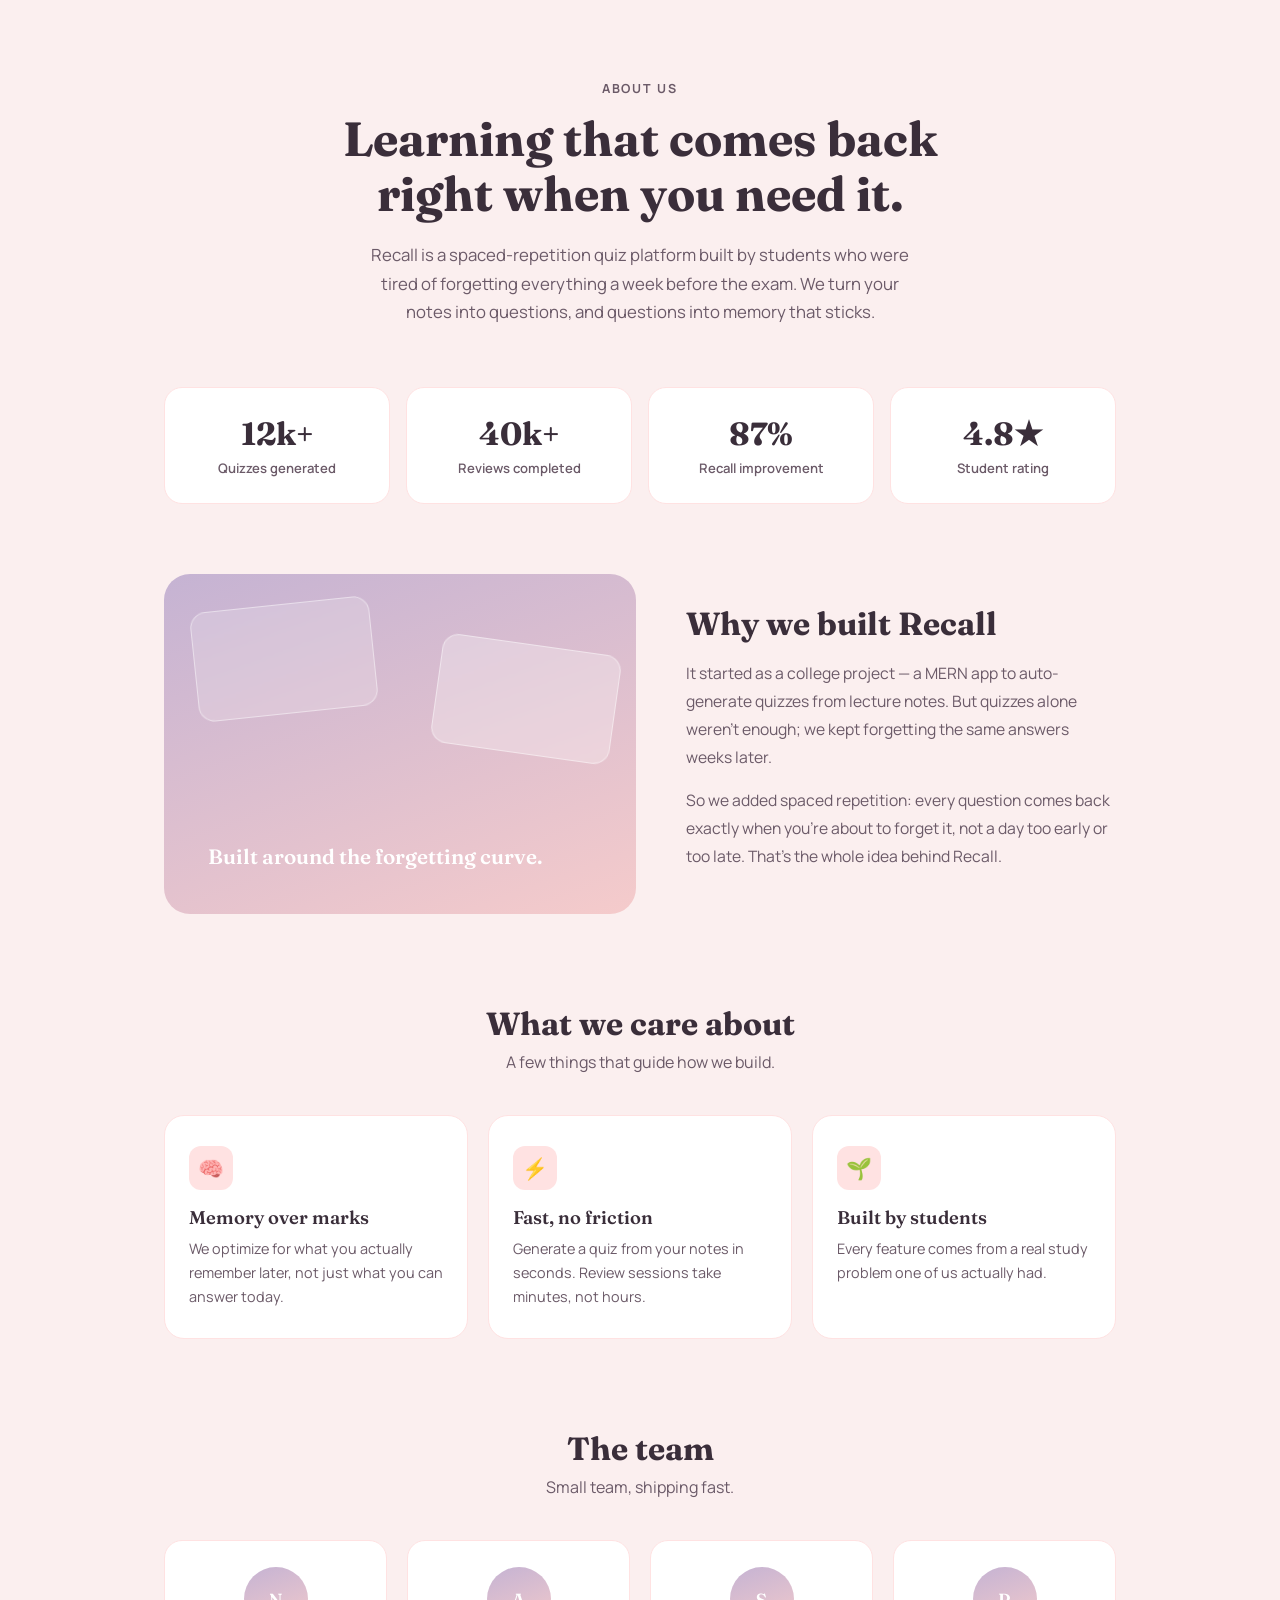
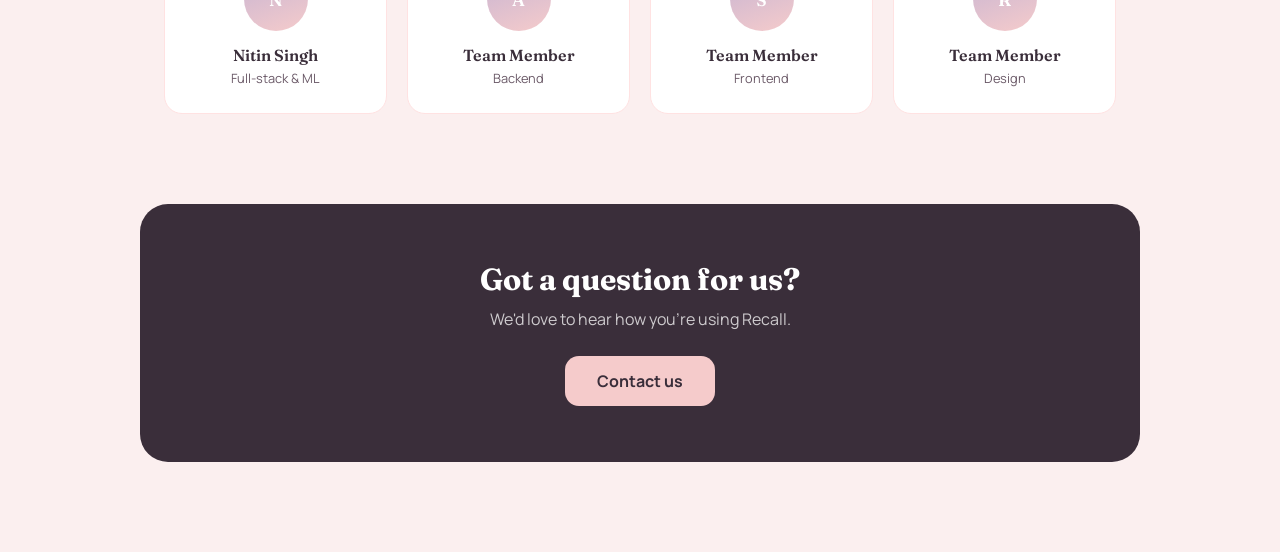
<file: AboutUs/index.html>
<!DOCTYPE html>
<html lang="en">
<head>
<meta charset="UTF-8">
<meta name="viewport" content="width=device-width, initial-scale=1.0">
<title>About Us · Recall</title>
<link rel="preconnect" href="https://fonts.googleapis.com">
<link href="https://fonts.googleapis.com/css2?family=Fraunces:opsz,wght@9..144,500;9..144,600;9..144,700&family=Manrope:wght@400;500;600;700&display=swap" rel="stylesheet">
<link rel="stylesheet" href="style.css">
</head>
<body>

<section class="hero">
  <div class="eyebrow">About Us</div>
  <h1>Learning that comes back<br>right when you need it.</h1>
  <p>Recall is a spaced-repetition quiz platform built by students who were tired of forgetting everything a week before the exam. We turn your notes into questions, and questions into memory that sticks.</p>
</section>

<section class="stats">
  <div class="stat"><div class="num">12k+</div><div class="label">Quizzes generated</div></div>
  <div class="stat"><div class="num">40k+</div><div class="label">Reviews completed</div></div>
  <div class="stat"><div class="num">87%</div><div class="label">Recall improvement</div></div>
  <div class="stat"><div class="num">4.8★</div><div class="label">Student rating</div></div>
</section>

<section class="story">
  <div class="story-visual">
    <div class="curve-card c1"></div>
    <div class="curve-card c2"></div>
    <div class="tag">Built around the forgetting curve.</div>
  </div>
  <div>
    <h2>Why we built Recall</h2>
    <p>It started as a college project — a MERN app to auto-generate quizzes from lecture notes. But quizzes alone weren't enough; we kept forgetting the same answers weeks later.</p>
    <p>So we added spaced repetition: every question comes back exactly when you're about to forget it, not a day too early or too late. That's the whole idea behind Recall.</p>
  </div>
</section>

<section class="values">
  <div class="section-head">
    <h2>What we care about</h2>
    <p>A few things that guide how we build.</p>
  </div>
  <div class="value-grid">
    <div class="value-card">
      <div class="icon">🧠</div>
      <h3>Memory over marks</h3>
      <p>We optimize for what you actually remember later, not just what you can answer today.</p>
    </div>
    <div class="value-card">
      <div class="icon">⚡</div>
      <h3>Fast, no friction</h3>
      <p>Generate a quiz from your notes in seconds. Review sessions take minutes, not hours.</p>
    </div>
    <div class="value-card">
      <div class="icon">🌱</div>
      <h3>Built by students</h3>
      <p>Every feature comes from a real study problem one of us actually had.</p>
    </div>
  </div>
</section>

<section class="team">
  <div class="section-head">
    <h2>The team</h2>
    <p>Small team, shipping fast.</p>
  </div>
  <div class="team-grid">
    <div class="member">
      <div class="avatar">N</div>
      <h4>Nitin Singh</h4>
      <span>Full-stack &amp; ML</span>
    </div>
    <div class="member">
      <div class="avatar">A</div>
      <h4>Team Member</h4>
      <span>Backend</span>
    </div>
    <div class="member">
      <div class="avatar">S</div>
      <h4>Team Member</h4>
      <span>Frontend</span>
    </div>
    <div class="member">
      <div class="avatar">R</div>
      <h4>Team Member</h4>
      <span>Design</span>
    </div>
  </div>
</section>

<section class="cta">
  <h2>Got a question for us?</h2>
  <p>We'd love to hear how you're using Recall.</p>
  <a href="contact.html">Contact us</a>
</section>

</body>
</html>
</file>
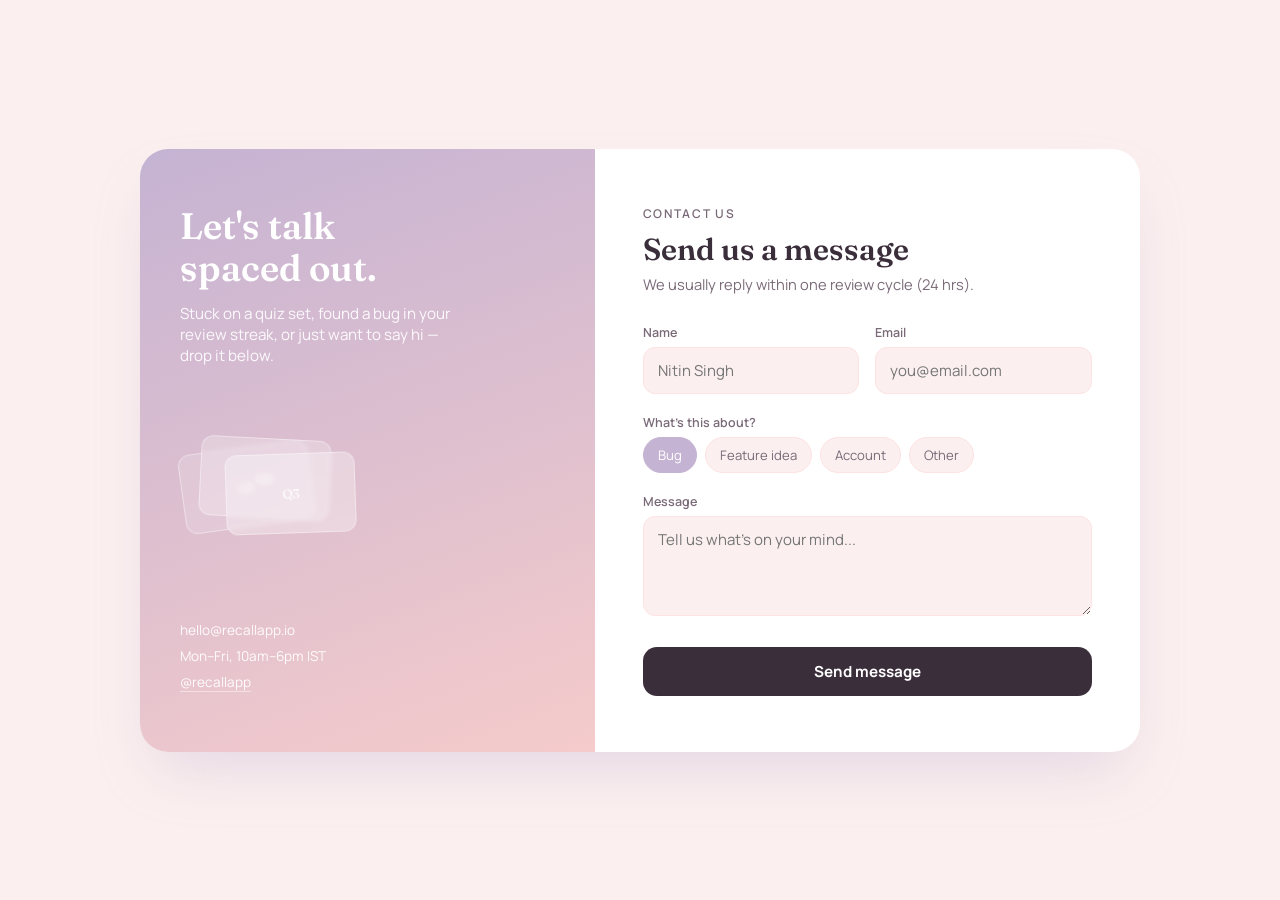
<file: ContactUs/index.html>
<!DOCTYPE html>
<html lang="en">
<head>
<meta charset="UTF-8">
<meta name="viewport" content="width=device-width, initial-scale=1.0">
<title>Contact Us · Recall</title>
<link rel="preconnect" href="https://fonts.googleapis.com">
<link href="https://fonts.googleapis.com/css2?family=Fraunces:opsz,wght@9..144,500;9..144,600&family=Manrope:wght@400;500;600;700&display=swap" rel="stylesheet">
<link rel="stylesheet" href="style.css">
</head>
<body>

<div class="wrap">
  <div class="side">
    <div>
      <h1>Let's talk<br>spaced&nbsp;out.</h1>
      <p>Stuck on a quiz set, found a bug in your review streak, or just want to say hi — drop it below.</p>
    </div>

    <div class="deck">
      <div class="card">Q1</div>
      <div class="card">Q2</div>
      <div class="card">Q3</div>
    </div>

    <div class="contact-meta">
      hello@recallapp.io<br>
      Mon–Fri, 10am–6pm IST<br>
      <a href="#">@recallapp</a>
    </div>
  </div>

  <div class="form-side">
    <div class="eyebrow">Contact Us</div>
    <h2>Send us a message</h2>
    <p>We usually reply within one review cycle (24 hrs).</p>

    <form id="contactForm">
      <div class="row">
        <div class="field">
          <label for="name">Name</label>
          <input type="text" id="name" required placeholder="Nitin Singh">
        </div>
        <div class="field">
          <label for="email">Email</label>
          <input type="email" id="email" required placeholder="you@email.com">
        </div>
      </div>

      <div class="field">
        <label>What's this about?</label>
        <div class="topic-chips" id="chips">
          <div class="chip active" data-val="Bug">Bug</div>
          <div class="chip" data-val="Feature idea">Feature idea</div>
          <div class="chip" data-val="Account">Account</div>
          <div class="chip" data-val="Other">Other</div>
        </div>
      </div>

      <div class="field">
        <label for="message">Message</label>
        <textarea id="message" required placeholder="Tell us what's on your mind..."></textarea>
      </div>

      <button type="submit">Send message</button>
      <div class="status" id="status">Message sent — check your inbox for confirmation.</div>
    </form>
  </div>
</div>
<script src="script.js"></script>
</body>
</html>
</file>
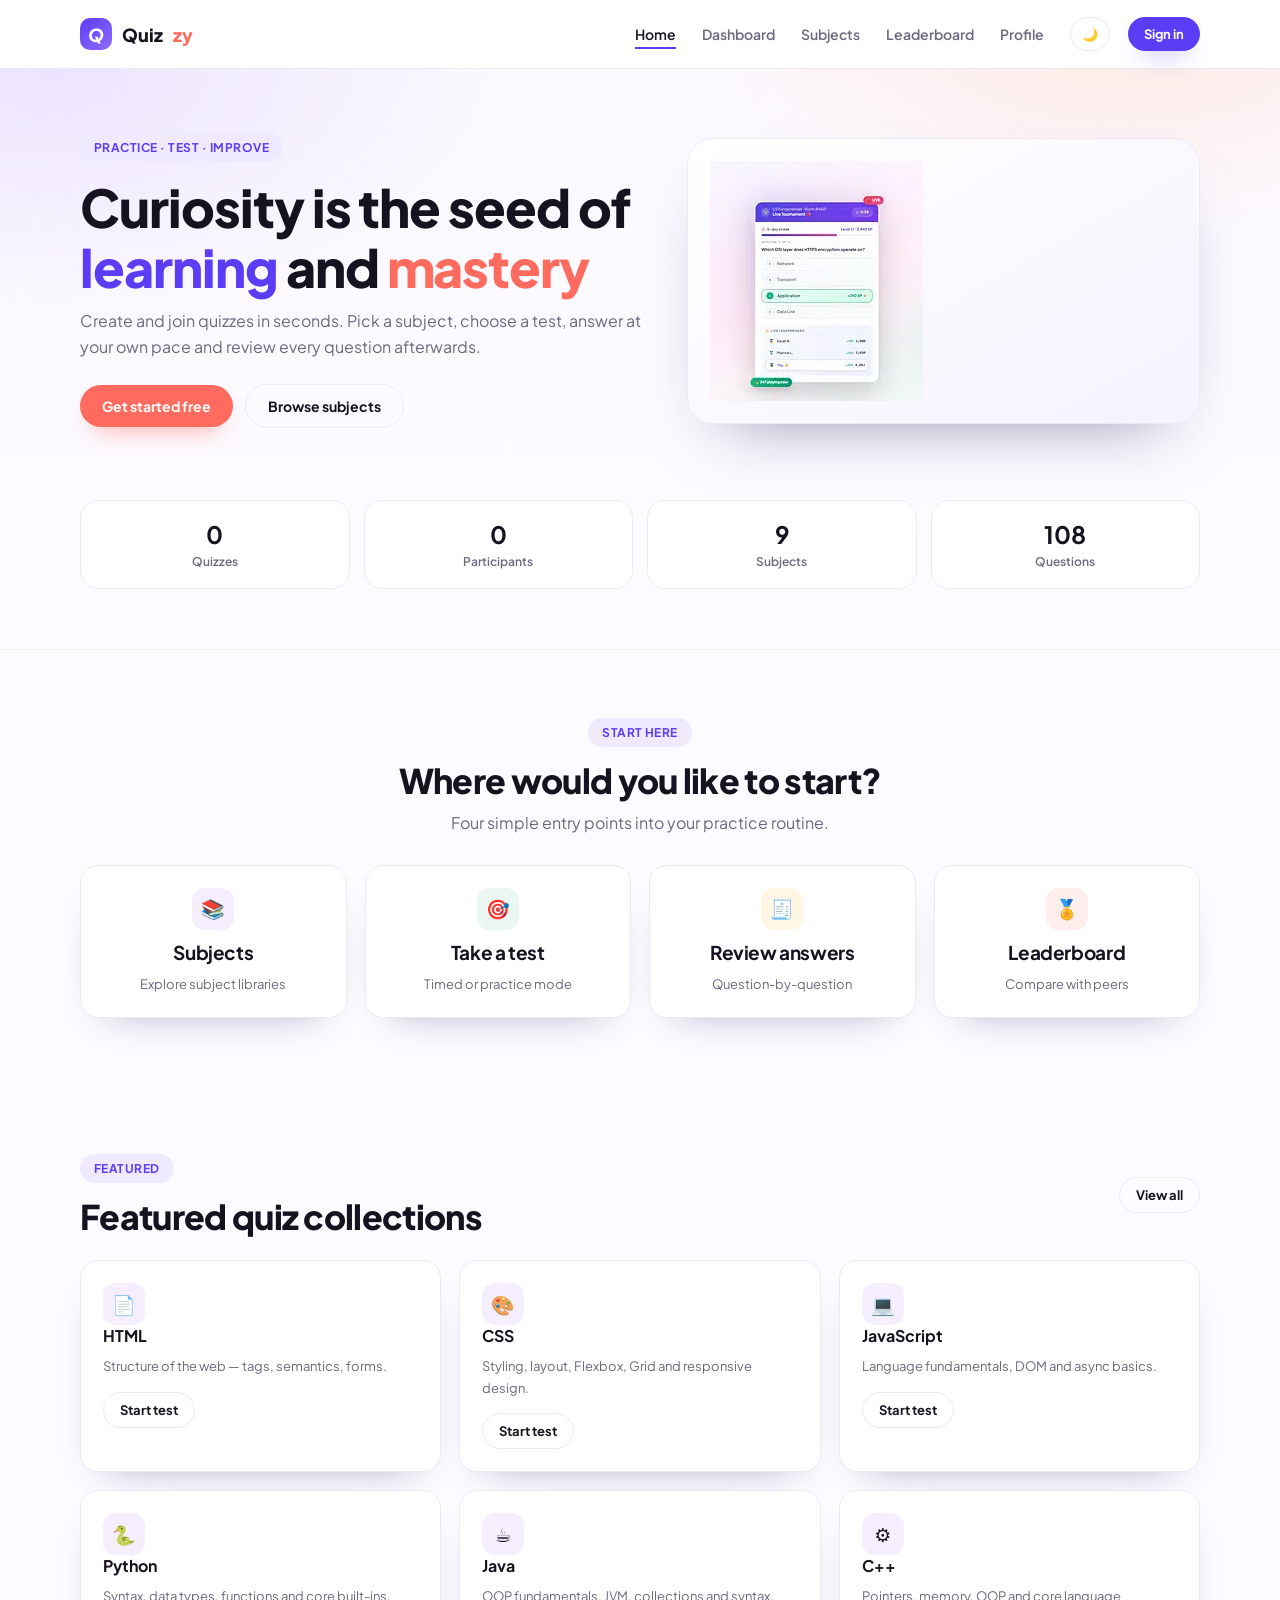
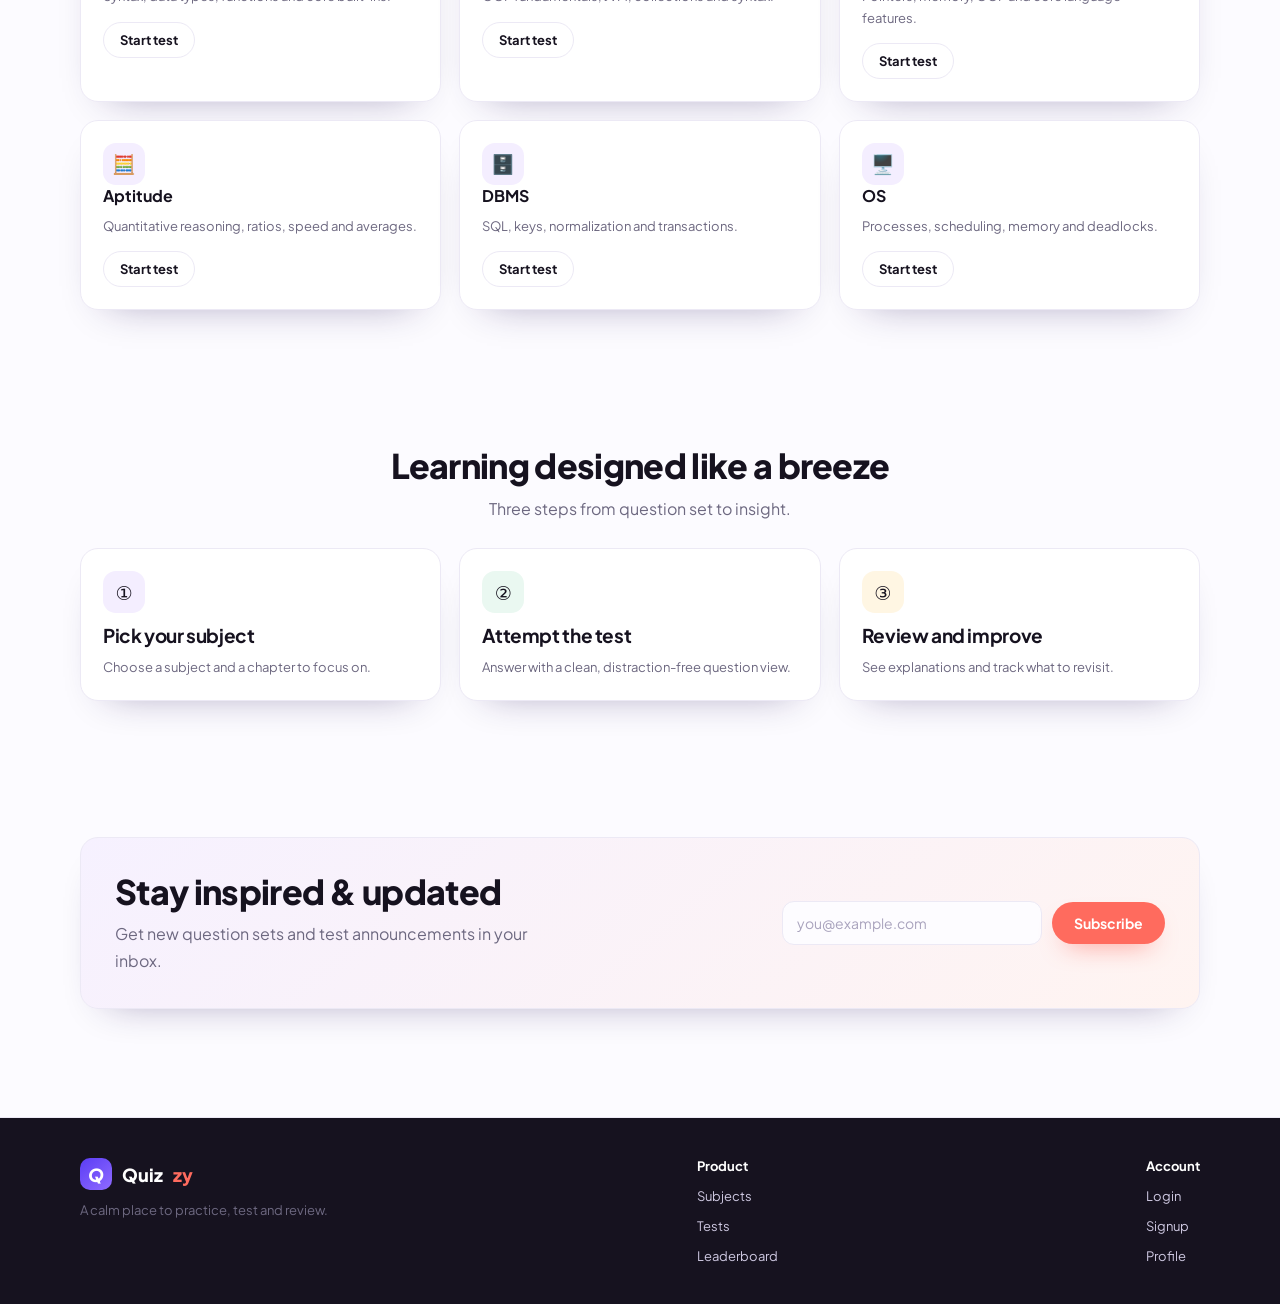
<file: quiz-functional2/index.html>
<!doctype html>
<html lang="en">
<head>
<meta charset="utf-8" />
<meta name="viewport" content="width=device-width, initial-scale=1" />
<title>Quizzy — Learn, quiz and level up together</title>
<meta name="description" content="Quizzy is a quiz and test platform for subject-wise practice, live tests and shared leaderboards." />
<link rel="stylesheet" href="./styles.css" />
</head>
<body>
<header class="nav">
  <div class="wrap nav-inner">
    <a class="brand" href="./index.html"><i class="brand-mark">Q</i>Quiz<span>zy</span></a>
    <nav class="nav-links">
      <a class="active" href="./index.html">Home</a>
      <a href="./dashboard.html">Dashboard</a>
      <a href="./subjects.html">Subjects</a>
      <a href="./leaderboard.html">Leaderboard</a>
      <a href="./profile.html">Profile</a>
    </nav>
    <a class="btn btn-sm" href="./login.html">Sign in</a>
  </div>
</header>

<main>
  <section class="hero">
    <div class="wrap hero-grid">
      <div class="reveal">
        <span class="pill">Practice · Test · Improve</span>
        <h1 style="margin-top:16px">Curiosity is the seed of <span>learning</span> and <em>mastery</em></h1>
        <p>Create and join quizzes in seconds. Pick a subject, choose a test, answer at your own pace and review every question afterwards.</p>
        <div class="row" style="margin-top:24px">
          <a class="btn btn-accent" href="./signup.html">Get started free</a>
          <a class="btn btn-ghost" href="./subjects.html">Browse subjects</a>
        </div>
      </div>
      <div class="hero-art reveal">
        <img src="./images/quiz-card.png" alt="Preview of a live Quizzy tournament question card" />
      </div>
    </div>
    <div class="wrap stats" data-dynamic="platform-stats">
      <div class="stat"><b>—</b><small>Quizzes</small></div>
      <div class="stat"><b>—</b><small>Participants</small></div>
      <div class="stat"><b>—</b><small>Subjects</small></div>
      <div class="stat"><b>—</b><small>Questions</small></div>
    </div>
  </section>

  <section class="section wrap">
    <div class="center">
      <span class="pill">Start here</span>
      <h2 style="margin-top:14px">Where would you like to start?</h2>
      <p>Four simple entry points into your practice routine.</p>
    </div>
    <div class="grid g4" style="margin-top:28px">
      <a class="card card-hover center" href="./subjects.html"><div class="icon-chip" style="margin:0 auto">📚</div><h3 style="margin-top:12px">Subjects</h3><p class="small">Explore subject libraries</p></a>
      <a class="card card-hover center" href="./test-selection.html"><div class="icon-chip" style="margin:0 auto;background:var(--mint)">🎯</div><h3 style="margin-top:12px">Take a test</h3><p class="small">Timed or practice mode</p></a>
      <a class="card card-hover center" href="./result.html"><div class="icon-chip" style="margin:0 auto;background:var(--lemon)">🧾</div><h3 style="margin-top:12px">Review answers</h3><p class="small">Question-by-question</p></a>
      <a class="card card-hover center" href="./leaderboard.html"><div class="icon-chip" style="margin:0 auto;background:var(--accent-soft)">🏅</div><h3 style="margin-top:12px">Leaderboard</h3><p class="small">Compare with peers</p></a>
    </div>
  </section>

  <section class="section wrap">
    <div class="row between" style="flex-wrap:wrap">
      <div><span class="pill">Featured</span><h2 style="margin-top:14px">Featured quiz collections</h2></div>
      <a class="btn btn-ghost btn-sm" href="./subjects.html">View all</a>
    </div>
    <div class="grid g3" style="margin-top:24px" data-dynamic="featured-quizzes">
      <article class="card card-hover"><div class="empty"><div class="icon-chip">📘</div><b>Collection slot</b><p class="small">Featured quiz will appear here</p></div><div style="margin-top:16px"><div class="skeleton skel-80"></div><div class="skeleton skel-40"></div></div></article>
      <article class="card card-hover"><div class="empty"><div class="icon-chip" style="background:var(--sky)">🧪</div><b>Collection slot</b><p class="small">Featured quiz will appear here</p></div><div style="margin-top:16px"><div class="skeleton skel-80"></div><div class="skeleton skel-40"></div></div></article>
      <article class="card card-hover"><div class="empty"><div class="icon-chip" style="background:var(--lemon)">🌍</div><b>Collection slot</b><p class="small">Featured quiz will appear here</p></div><div style="margin-top:16px"><div class="skeleton skel-80"></div><div class="skeleton skel-40"></div></div></article>
    </div>
  </section>

  <section class="section wrap">
    <div class="center"><h2>Learning designed like a breeze</h2><p>Three steps from question set to insight.</p></div>
    <div class="grid g3" style="margin-top:26px">
      <div class="card card-hover"><div class="icon-chip">①</div><h3 style="margin-top:12px">Pick your subject</h3><p class="small">Choose a subject and a chapter to focus on.</p></div>
      <div class="card card-hover"><div class="icon-chip" style="background:var(--mint)">②</div><h3 style="margin-top:12px">Attempt the test</h3><p class="small">Answer with a clean, distraction-free question view.</p></div>
      <div class="card card-hover"><div class="icon-chip" style="background:var(--lemon)">③</div><h3 style="margin-top:12px">Review and improve</h3><p class="small">See explanations and track what to revisit.</p></div>
    </div>
  </section>

  <section class="section wrap">
    <div class="card" style="padding:34px;background:linear-gradient(140deg,#f6f1ff,#fff4f1)">
      <div class="row between" style="flex-wrap:wrap;gap:18px">
        <div style="max-width:460px"><h2>Stay inspired &amp; updated</h2><p>Get new question sets and test announcements in your inbox.</p></div>
        <form class="row" style="gap:10px;flex-wrap:wrap"><input class="input" type="email" placeholder="you@example.com" style="width:260px" /><button class="btn btn-accent" type="button">Subscribe</button></form>
      </div>
    </div>
  </section>
</main>

<footer class="footer">
  <div class="wrap">
    <div><a class="brand" href="./index.html" style="color:#fff"><i class="brand-mark">Q</i>Quiz<span>zy</span></a><p class="small" style="max-width:280px">A calm place to practice, test and review.</p></div>
    <div class="stack small"><b style="color:#fff">Product</b><a href="./subjects.html">Subjects</a><a href="./test-selection.html">Tests</a><a href="./leaderboard.html">Leaderboard</a></div>
    <div class="stack small"><b style="color:#fff">Account</b><a href="./login.html">Login</a><a href="./signup.html">Signup</a><a href="./profile.html">Profile</a></div>
  </div>
</footer>
  <script src="./js/storage.js"></script>
  <script src="./js/notifications.js"></script>
  <script src="./js/theme.js"></script>
  <script src="./js/questions.js"></script>
  <script src="./js/sm2.js"></script>
  <script src="./js/progress.js"></script>
  <script src="./js/auth.js"></script>
  <script src="./js/app.js"></script>
  <script src="./js/index.js"></script>
</body>
</html>
</file>
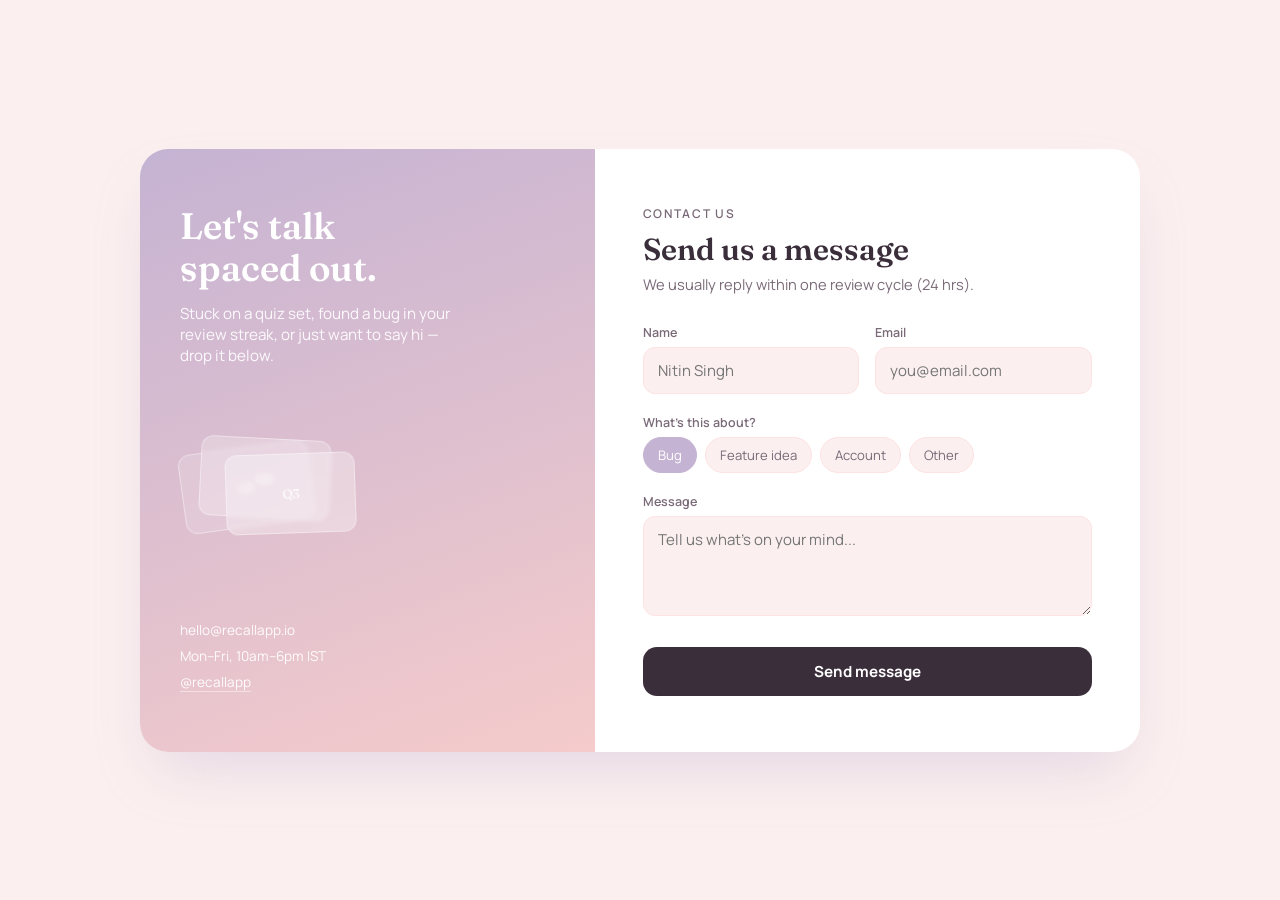
<file: ContactUs/contact.html>
<!DOCTYPE html>
<html lang="en">
<head>
<meta charset="UTF-8">
<meta name="viewport" content="width=device-width, initial-scale=1.0">
<title>Contact Us · Recall</title>
<link rel="preconnect" href="https://fonts.googleapis.com">
<link href="https://fonts.googleapis.com/css2?family=Fraunces:opsz,wght@9..144,500;9..144,600&family=Manrope:wght@400;500;600;700&display=swap" rel="stylesheet">
<style>
  :root{
    --cream:#FBEFEF;
    --blush:#FFE2E2;
    --rose:#F5CBCB;
    --lilac:#C5B3D3;
    --ink:#3A2E3A;
    --ink-soft:#7A6A78;
  }
  *{box-sizing:border-box;margin:0;padding:0;}
  body{
    font-family:'Manrope',sans-serif;
    background:var(--cream);
    color:var(--ink);
    min-height:100vh;
    display:flex;
    align-items:center;
    justify-content:center;
    padding:40px 20px;
  }
  .wrap{
    width:100%;
    max-width:1000px;
    display:grid;
    grid-template-columns:1fr 1.2fr;
    background:#fff;
    border-radius:28px;
    overflow:hidden;
    box-shadow:0 30px 60px -20px rgba(197,179,211,0.45);
  }
  /* Left: card-stack panel */
  .side{
    background:linear-gradient(160deg,var(--lilac) 0%, var(--rose) 100%);
    padding:56px 40px;
    color:#fff;
    position:relative;
    display:flex;
    flex-direction:column;
    justify-content:space-between;
    overflow:hidden;
  }
  .side h1{
    font-family:'Fraunces',serif;
    font-weight:600;
    font-size:2.3rem;
    line-height:1.15;
  }
  .side p{
    margin-top:14px;
    font-size:0.95rem;
    opacity:0.92;
    max-width:280px;
  }
  .deck{
    position:relative;
    height:150px;
    margin-top:40px;
  }
  .deck .card{
    position:absolute;
    width:130px;
    height:80px;
    background:rgba(255,255,255,0.16);
    border:1px solid rgba(255,255,255,0.4);
    border-radius:12px;
    backdrop-filter:blur(2px);
    display:flex;
    align-items:center;
    justify-content:center;
    font-family:'Fraunces',serif;
    font-size:0.8rem;
    transition:transform .4s ease;
  }
  .deck .card:nth-child(1){transform:rotate(-8deg) translate(0,10px);}
  .deck .card:nth-child(2){transform:rotate(3deg) translate(20px,0px);background:rgba(255,255,255,0.24);}
  .deck .card:nth-child(3){transform:rotate(-2deg) translate(45px,18px);background:rgba(255,255,255,0.32);}
  .side:hover .card:nth-child(1){transform:rotate(-12deg) translate(-6px,14px);}
  .side:hover .card:nth-child(2){transform:rotate(6deg) translate(24px,-4px);}
  .side:hover .card:nth-child(3){transform:rotate(1deg) translate(48px,22px);}

  .contact-meta{font-size:0.85rem;line-height:1.9;opacity:0.95;}
  .contact-meta a{color:#fff;text-decoration:none;border-bottom:1px solid rgba(255,255,255,0.5);}

  /* Right: form */
  .form-side{padding:56px 48px;}
  .eyebrow{
    font-size:0.75rem;
    letter-spacing:0.14em;
    text-transform:uppercase;
    color:var(--ink-soft);
    font-weight:600;
  }
  .form-side h2{
    font-family:'Fraunces',serif;
    font-weight:600;
    font-size:1.9rem;
    margin-top:8px;
    margin-bottom:6px;
  }
  .form-side > p{
    color:var(--ink-soft);
    font-size:0.92rem;
    margin-bottom:30px;
  }
  form{display:flex;flex-direction:column;gap:20px;}
  .row{display:flex;gap:16px;}
  .field{flex:1;position:relative;}
  label{
    display:block;
    font-size:0.78rem;
    font-weight:600;
    color:var(--ink-soft);
    margin-bottom:6px;
  }
  input, textarea, select{
    width:100%;
    border:1.5px solid var(--blush);
    background:var(--cream);
    border-radius:12px;
    padding:12px 14px;
    font-family:'Manrope',sans-serif;
    font-size:0.94rem;
    color:var(--ink);
    outline:none;
    transition:border-color .2s, background .2s;
  }
  textarea{resize:vertical;min-height:100px;}
  input:focus, textarea:focus, select:focus{
    border-color:var(--lilac);
    background:#fff;
  }
  .topic-chips{display:flex;gap:8px;flex-wrap:wrap;}
  .chip{
    padding:8px 14px;
    border-radius:999px;
    border:1.5px solid var(--blush);
    background:var(--cream);
    font-size:0.82rem;
    color:var(--ink-soft);
    cursor:pointer;
    transition:all .2s;
  }
  .chip.active, .chip:hover{
    background:var(--lilac);
    border-color:var(--lilac);
    color:#fff;
  }
  button[type=submit]{
    margin-top:6px;
    padding:14px;
    border:none;
    border-radius:14px;
    background:var(--ink);
    color:#fff;
    font-family:'Manrope',sans-serif;
    font-weight:700;
    font-size:0.95rem;
    cursor:pointer;
    transition:background .25s, transform .15s;
  }
  button[type=submit]:hover{background:#563f56;transform:translateY(-1px);}
  button[type=submit]:active{transform:translateY(0);}

  .status{
    margin-top:14px;
    font-size:0.86rem;
    font-weight:600;
    color:var(--lilac);
    display:none;
  }
  .status.show{display:block;}

  @media (max-width:760px){
    .wrap{grid-template-columns:1fr;}
    .side{padding:40px 30px;}
    .form-side{padding:40px 30px;}
  }
</style>
</head>
<body>

<div class="wrap">
  <div class="side">
    <div>
      <h1>Let's talk<br>spaced&nbsp;out.</h1>
      <p>Stuck on a quiz set, found a bug in your review streak, or just want to say hi — drop it below.</p>
    </div>

    <div class="deck">
      <div class="card">Q1</div>
      <div class="card">Q2</div>
      <div class="card">Q3</div>
    </div>

    <div class="contact-meta">
      hello@recallapp.io<br>
      Mon–Fri, 10am–6pm IST<br>
      <a href="#">@recallapp</a>
    </div>
  </div>

  <div class="form-side">
    <div class="eyebrow">Contact Us</div>
    <h2>Send us a message</h2>
    <p>We usually reply within one review cycle (24 hrs).</p>

    <form id="contactForm">
      <div class="row">
        <div class="field">
          <label for="name">Name</label>
          <input type="text" id="name" required placeholder="Nitin Singh">
        </div>
        <div class="field">
          <label for="email">Email</label>
          <input type="email" id="email" required placeholder="you@email.com">
        </div>
      </div>

      <div class="field">
        <label>What's this about?</label>
        <div class="topic-chips" id="chips">
          <div class="chip active" data-val="Bug">Bug</div>
          <div class="chip" data-val="Feature idea">Feature idea</div>
          <div class="chip" data-val="Account">Account</div>
          <div class="chip" data-val="Other">Other</div>
        </div>
      </div>

      <div class="field">
        <label for="message">Message</label>
        <textarea id="message" required placeholder="Tell us what's on your mind..."></textarea>
      </div>

      <button type="submit">Send message</button>
      <div class="status" id="status">Message sent — check your inbox for confirmation.</div>
    </form>
  </div>
</div>

<script>
  const chips = document.querySelectorAll('.chip');
  chips.forEach(c => c.addEventListener('click', () => {
    chips.forEach(x => x.classList.remove('active'));
    c.classList.add('active');
  }));

  const form = document.getElementById('contactForm');
  const status = document.getElementById('status');

  form.addEventListener('submit', (e) => {
    e.preventDefault();
    const topic = document.querySelector('.chip.active').dataset.val;
    const data = {
      name: document.getElementById('name').value,
      email: document.getElementById('email').value,
      topic,
      message: document.getElementById('message').value
    };
    // Replace with your MERN backend endpoint
    // fetch('/api/contact', { method:'POST', headers:{'Content-Type':'application/json'}, body: JSON.stringify(data) })

    console.log('Contact form submitted:', data);
    status.classList.add('show');
    form.reset();
    chips.forEach(x => x.classList.remove('active'));
    chips[0].classList.add('active');
    setTimeout(() => status.classList.remove('show'), 4000);
  });
</script>

</body>
</html>
</file>
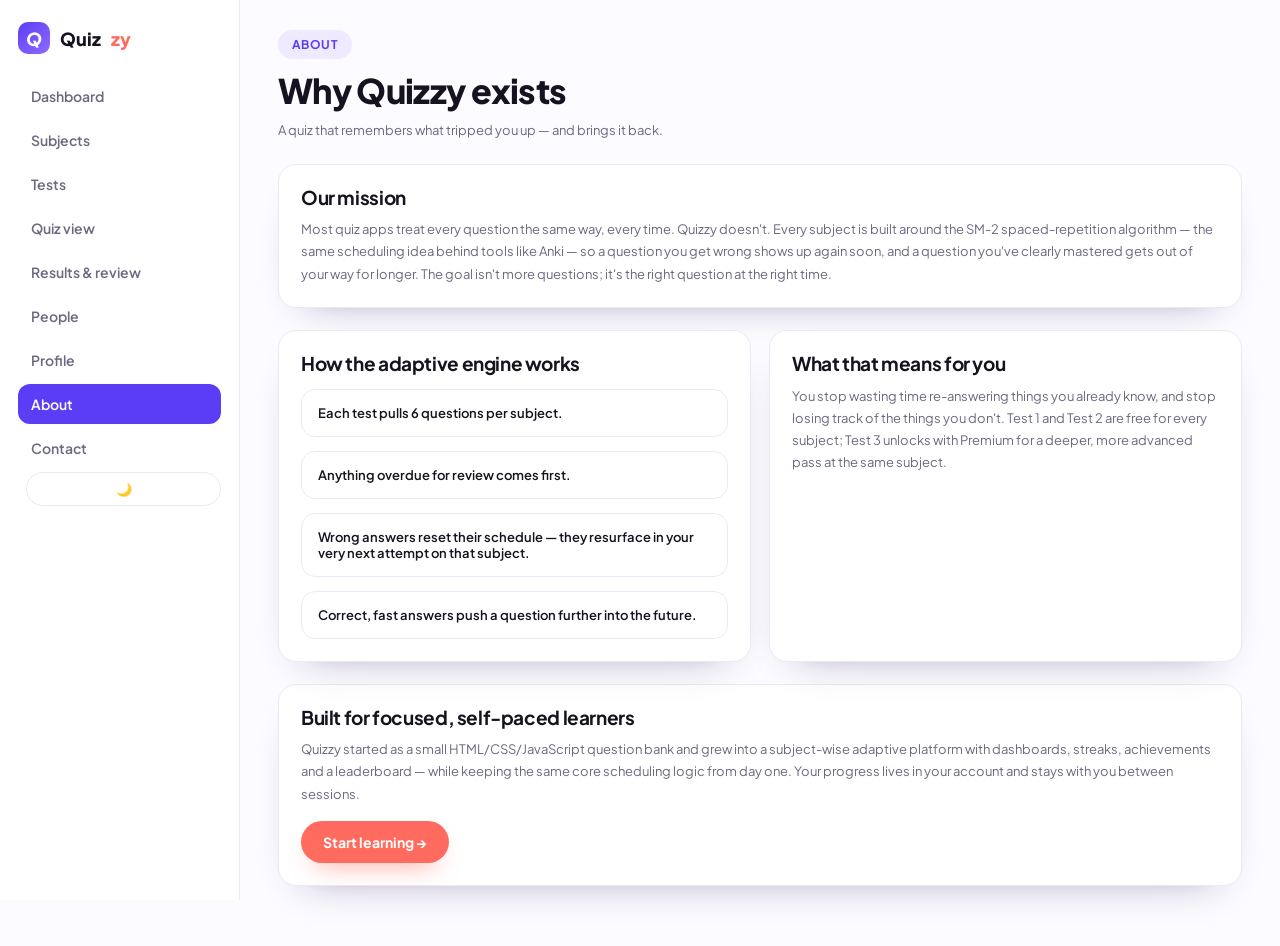
<file: quiz-functional2/about.html>
<!doctype html>
<html lang="en">
<head>
<meta charset="utf-8" />
<meta name="viewport" content="width=device-width, initial-scale=1" />
<title>About — Quizzy</title>
<meta name="description" content="Why Quizzy exists, and how its SM-2 spaced-repetition engine helps you learn." />
<link rel="stylesheet" href="./styles.css" />
</head>
<body>
<div class="shell">
  <aside class="side">
    <a class="brand" href="./index.html"><i class="brand-mark">Q</i>Quiz<span>zy</span></a>
    <nav>
      <a href="./dashboard.html">Dashboard</a>
      <a href="./subjects.html">Subjects</a>
      <a href="./test-selection.html">Tests</a>
      <a href="./quiz.html">Quiz view</a>
      <a href="./result.html">Results &amp; review</a>
      <a href="./leaderboard.html">People</a>
      <a href="./profile.html">Profile</a>
      <a class="active" href="./about.html">About</a>
      <a href="./contact.html">Contact</a>
    </nav>
  </aside>

  <main class="main">
    <div class="page-head">
      <div><span class="pill">About</span><h2 style="margin-top:12px">Why Quizzy exists</h2><p class="small">A quiz that remembers what tripped you up — and brings it back.</p></div>
    </div>

    <section class="card">
      <h3>Our mission</h3>
      <p class="small" style="margin-top:10px;line-height:1.7">Most quiz apps treat every question the same way, every time. Quizzy doesn't. Every subject is built around the SM-2 spaced-repetition algorithm — the same scheduling idea behind tools like Anki — so a question you get wrong shows up again soon, and a question you've clearly mastered gets out of your way for longer. The goal isn't more questions; it's the right question at the right time.</p>
    </section>

    <section class="grid g2" style="margin-top:22px">
      <section class="card">
        <h3>How the adaptive engine works</h3>
        <div class="stack small" style="margin-top:14px">
          <div class="option" style="cursor:default">Each test pulls 6 questions per subject.</div>
          <div class="option" style="cursor:default">Anything overdue for review comes first.</div>
          <div class="option" style="cursor:default">Wrong answers reset their schedule — they resurface in your very next attempt on that subject.</div>
          <div class="option" style="cursor:default">Correct, fast answers push a question further into the future.</div>
        </div>
      </section>
      <section class="card">
        <h3>What that means for you</h3>
        <p class="small" style="margin-top:10px;line-height:1.7">You stop wasting time re-answering things you already know, and stop losing track of the things you don't. Test 1 and Test 2 are free for every subject; Test 3 unlocks with Premium for a deeper, more advanced pass at the same subject.</p>
      </section>
    </section>

    <section class="card" style="margin-top:22px">
      <h3>Built for focused, self-paced learners</h3>
      <p class="small" style="margin-top:10px;line-height:1.7">Quizzy started as a small HTML/CSS/JavaScript question bank and grew into a subject-wise adaptive platform with dashboards, streaks, achievements and a leaderboard — while keeping the same core scheduling logic from day one. Your progress lives in your account and stays with you between sessions.</p>
      <a class="btn btn-accent" href="./subjects.html" style="margin-top:16px">Start learning →</a>
    </section>
  </main>
</div>
  <script src="./js/storage.js"></script>
  <script src="./js/notifications.js"></script>
  <script src="./js/theme.js"></script>
  <script src="./js/questions.js"></script>
  <script src="./js/sm2.js"></script>
  <script src="./js/progress.js"></script>
  <script src="./js/auth.js"></script>
  <script src="./js/app.js"></script>
</body>
</html>
</file>
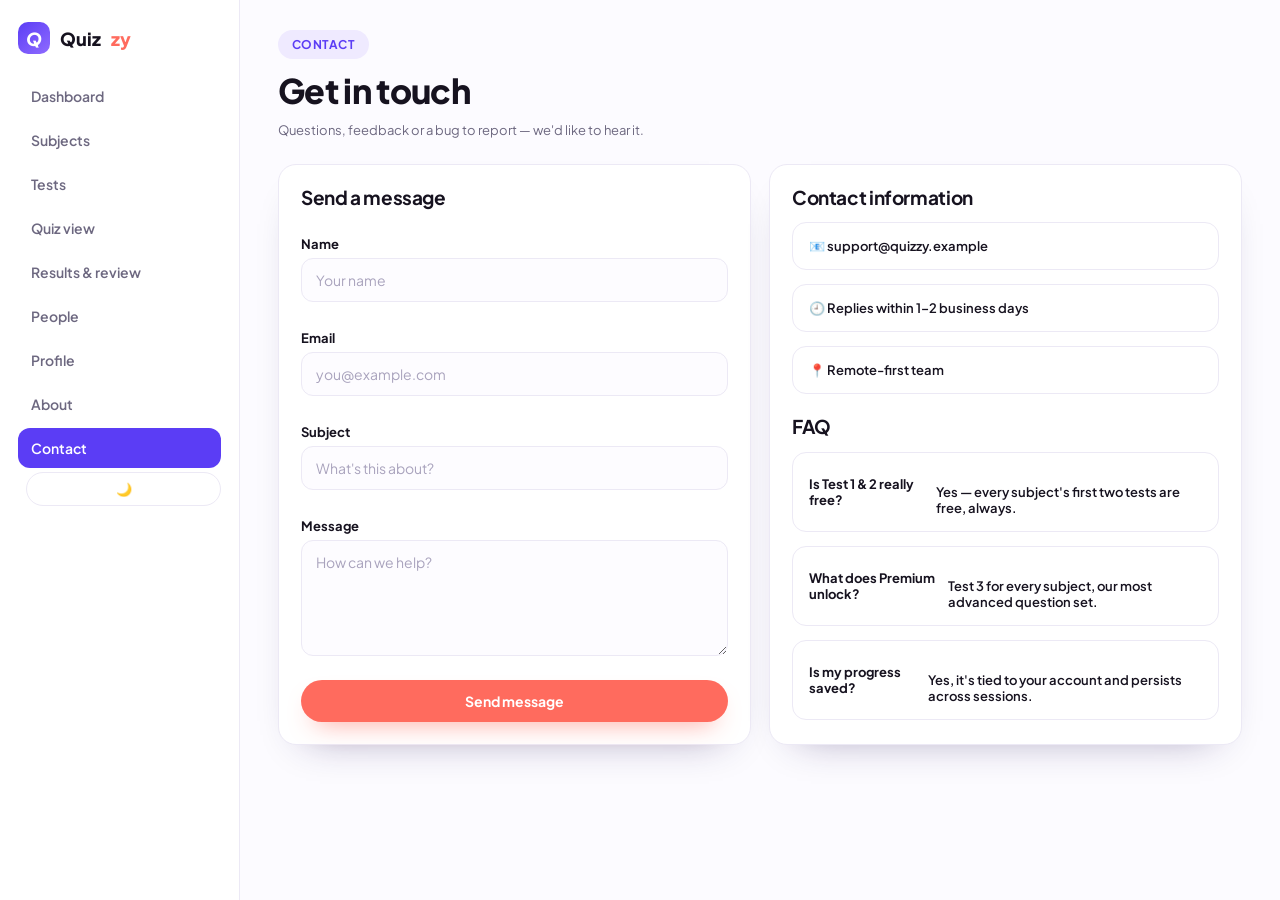
<file: quiz-functional2/contact.html>
<!doctype html>
<html lang="en">
<head>
<meta charset="utf-8" />
<meta name="viewport" content="width=device-width, initial-scale=1" />
<title>Contact — Quizzy</title>
<meta name="description" content="Get in touch with the Quizzy team." />
<link rel="stylesheet" href="./styles.css" />
</head>
<body>
<div class="shell">
  <aside class="side">
    <a class="brand" href="./index.html"><i class="brand-mark">Q</i>Quiz<span>zy</span></a>
    <nav>
      <a href="./dashboard.html">Dashboard</a>
      <a href="./subjects.html">Subjects</a>
      <a href="./test-selection.html">Tests</a>
      <a href="./quiz.html">Quiz view</a>
      <a href="./result.html">Results &amp; review</a>
      <a href="./leaderboard.html">People</a>
      <a href="./profile.html">Profile</a>
      <a href="./about.html">About</a>
      <a class="active" href="./contact.html">Contact</a>
    </nav>
  </aside>

  <main class="main">
    <div class="page-head">
      <div><span class="pill">Contact</span><h2 style="margin-top:12px">Get in touch</h2><p class="small">Questions, feedback or a bug to report — we'd like to hear it.</p></div>
    </div>

    <section class="grid g2">
      <section class="card">
        <h3>Send a message</h3>
        <form class="stack" id="contact-form" style="margin-top:14px">
          <div class="field"><label for="cname">Name</label><input class="input" id="cname" type="text" placeholder="Your name" /></div>
          <div class="field"><label for="cemail">Email</label><input class="input" id="cemail" type="email" placeholder="you@example.com" /></div>
          <div class="field"><label for="csubject">Subject</label><input class="input" id="csubject" type="text" placeholder="What's this about?" /></div>
          <div class="field"><label for="cmessage">Message</label><textarea class="input" id="cmessage" rows="5" placeholder="How can we help?"></textarea></div>
          <button class="btn btn-accent btn-block" type="submit" style="margin-top:6px">Send message</button>
        </form>
      </section>

      <section class="card">
        <h3>Contact information</h3>
        <div class="stack small" style="margin-top:14px">
          <div class="option" style="cursor:default">📧 support@quizzy.example</div>
          <div class="option" style="cursor:default">🕘 Replies within 1–2 business days</div>
          <div class="option" style="cursor:default">📍 Remote-first team</div>
        </div>
        <h3 style="margin-top:22px">FAQ</h3>
        <div class="stack small" style="margin-top:14px">
          <div class="option" style="cursor:default"><b>Is Test 1 &amp; 2 really free?</b><br>Yes — every subject's first two tests are free, always.</div>
          <div class="option" style="cursor:default"><b>What does Premium unlock?</b><br>Test 3 for every subject, our most advanced question set.</div>
          <div class="option" style="cursor:default"><b>Is my progress saved?</b><br>Yes, it's tied to your account and persists across sessions.</div>
        </div>
      </section>
    </section>
  </main>
</div>
  <script src="./js/storage.js"></script>
  <script src="./js/notifications.js"></script>
  <script src="./js/theme.js"></script>
  <script src="./js/questions.js"></script>
  <script src="./js/sm2.js"></script>
  <script src="./js/progress.js"></script>
  <script src="./js/auth.js"></script>
  <script src="./js/app.js"></script>
  <script>
    document.getElementById("contact-form").addEventListener("submit", function (e) {
      e.preventDefault();
      const name = document.getElementById("cname").value.trim();
      const email = document.getElementById("cemail").value.trim();
      const message = document.getElementById("cmessage").value.trim();
      if (!name || !email || !message) { Notify.showError("Please fill in your name, email and message."); return; }
      if (!Auth.isValidEmail(email)) { Notify.showError("That email address doesn't look valid."); return; }
      this.reset();
      Notify.showSuccess("Message sent — we'll get back to you soon.");
    });
  </script>
</body>
</html>
</file>
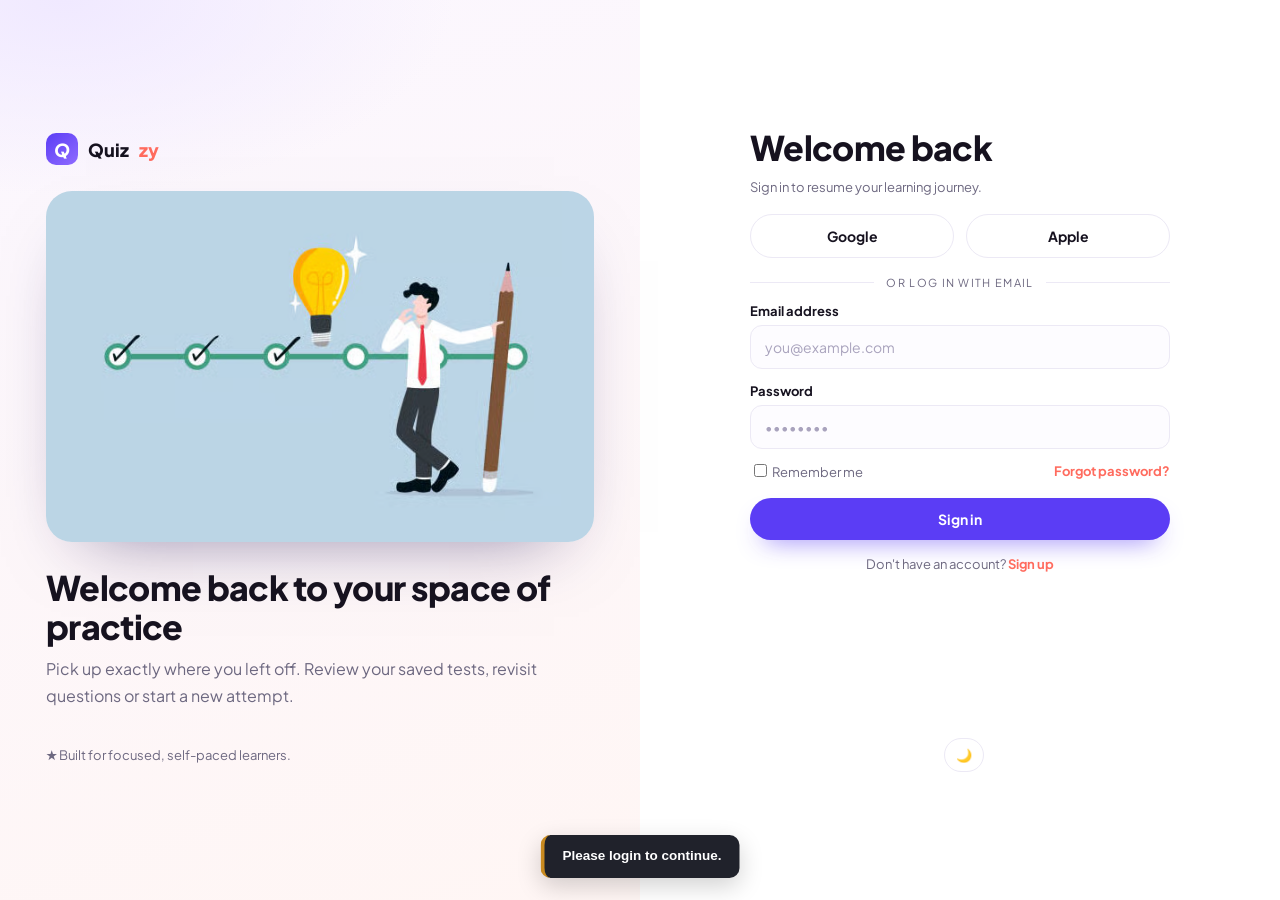
<file: quiz-functional2/dashboard.html>
<!doctype html>
<html lang="en">
<head>
<meta charset="utf-8" />
<meta name="viewport" content="width=device-width, initial-scale=1" />
<title>Dashboard — Quizzy</title>
<meta name="description" content="Your Quizzy dashboard: active tests, recent attempts and subject shortcuts." />
<link rel="stylesheet" href="./styles.css" />
</head>
<body>
<div class="shell">
  <aside class="side">
    <a class="brand" href="./index.html"><i class="brand-mark">Q</i>Quiz<span>zy</span></a>
    <nav>
      <a class="active" href="./dashboard.html">Dashboard</a>
      <a href="./subjects.html">Subjects</a>
      <a href="./test-selection.html">Tests</a>
      <a href="./quiz.html">Quiz view</a>
      <a href="./result.html">Results &amp; review</a>
      <a href="./leaderboard.html">People</a>
      <a href="./profile.html">Profile</a>
      <a href="./about.html">About</a>
      <a href="./contact.html">Contact</a>
      <a href="./login.html">Sign out</a>
    </nav>
  </aside>

  <main class="main">
    <div class="page-head">
      <div><span class="pill">Overview</span><h2 style="margin-top:12px">Dashboard</h2><p class="small">Your activity summary appears here once you start.</p></div>
      <a class="btn" href="./test-selection.html">Start a test</a>
    </div>

    <div class="grid g4" data-dynamic="user-stats">
      <div class="card"><small class="muted">Tests attempted</small><h2 style="margin-top:6px">—</h2></div>
      <div class="card"><small class="muted">Questions answered</small><h2 style="margin-top:6px">—</h2></div>
      <div class="card"><small class="muted">Average score</small><h2 style="margin-top:6px">—</h2></div>
      <div class="card"><small class="muted">Subjects active</small><h2 style="margin-top:6px">—</h2></div>
    </div>

    <div class="grid g2" style="margin-top:22px">
      <section class="card" data-dynamic="recent-attempts">
        <div class="row between"><h3>Recent attempts</h3><a class="small link" href="./result.html">All results</a></div>
        <div class="empty" style="margin-top:14px"><div class="icon-chip">🗂️</div><b>No attempts yet</b><p class="small">Finished tests will be listed here.</p><a class="btn btn-sm btn-ghost" href="./test-selection.html" style="margin-top:12px">Choose a test</a></div>
      </section>

      <section class="card" data-dynamic="continue-learning">
        <h3>Continue where you left off</h3>
        <div class="empty" style="margin-top:14px"><div class="icon-chip" style="background:var(--mint)">⏱️</div><b>Nothing in progress</b><p class="small">Paused tests will show up here.</p></div>
      </section>
    </div>

    <section class="card" style="margin-top:22px" data-dynamic="progress-by-subject">
      <div class="row between"><h3>Progress by subject</h3><a class="small link" href="./subjects.html">Manage subjects</a></div>
      <div class="stack" style="margin-top:16px">
        <div><div class="row between small muted"><span>Subject slot</span><span>—</span></div><div class="progress" style="margin-top:8px"><i></i></div></div>
        <div><div class="row between small muted"><span>Subject slot</span><span>—</span></div><div class="progress" style="margin-top:8px"><i></i></div></div>
        <div><div class="row between small muted"><span>Subject slot</span><span>—</span></div><div class="progress" style="margin-top:8px"><i></i></div></div>
      </div>
    </section>
  </main>
</div>
  <script src="./js/storage.js"></script>
  <script src="./js/notifications.js"></script>
  <script src="./js/theme.js"></script>
  <script src="./js/questions.js"></script>
  <script src="./js/sm2.js"></script>
  <script src="./js/progress.js"></script>
  <script src="./js/auth.js"></script>
  <script src="./js/app.js"></script>
  <script src="./js/dashboard.js"></script>
</body>
</html>
</file>
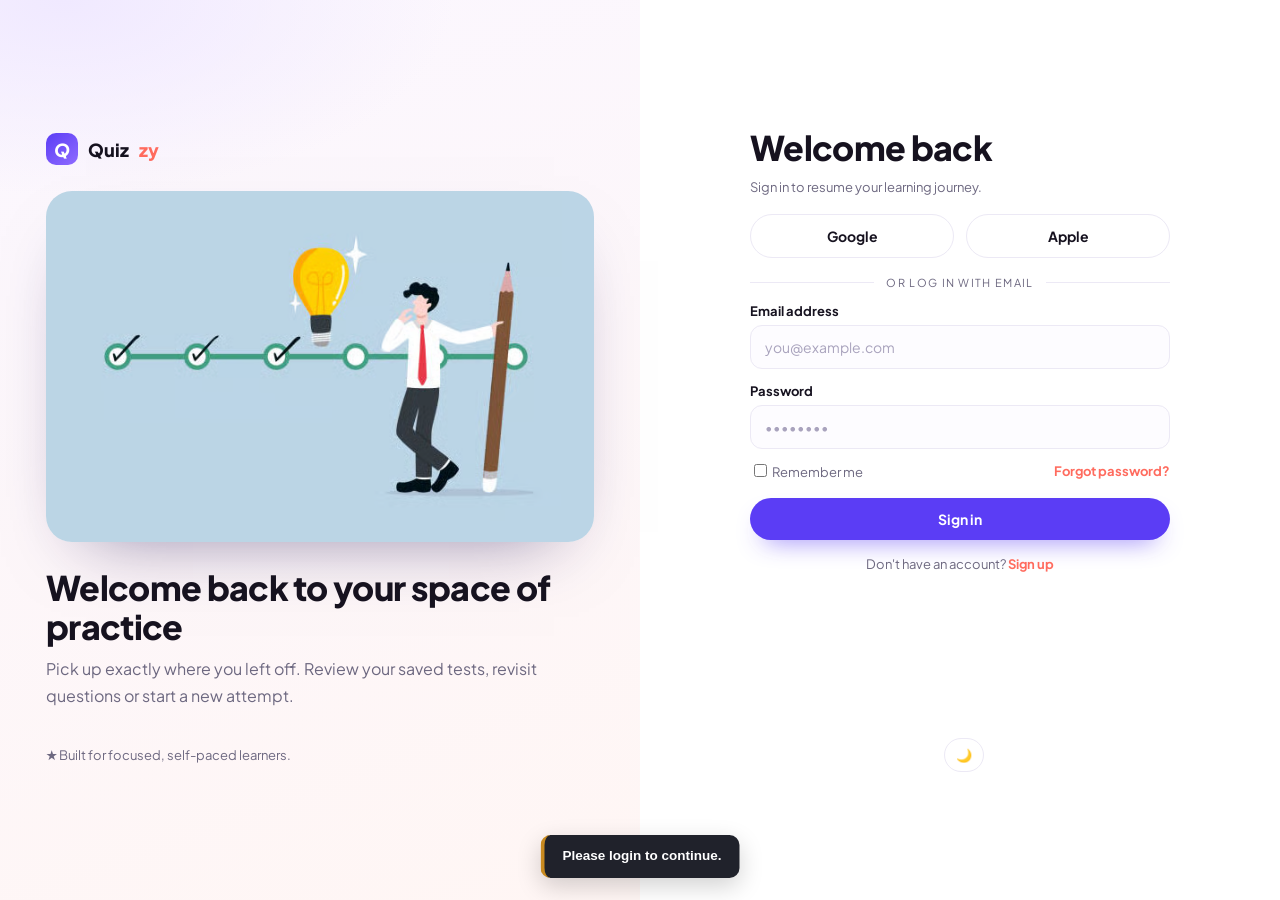
<file: quiz-functional2/leaderboard.html>
<!doctype html>
<html lang="en">
<head>
<meta charset="utf-8" />
<meta name="viewport" content="width=device-width, initial-scale=1" />
<title>People &amp; leaderboard — Quizzy</title>
<meta name="description" content="See learners on Quizzy and where attempts rank once results are recorded." />
<link rel="stylesheet" href="./styles.css" />
</head>
<body>
<div class="shell">
  <aside class="side">
    <a class="brand" href="./index.html"><i class="brand-mark">Q</i>Quiz<span>zy</span></a>
    <nav>
      <a href="./dashboard.html">Dashboard</a>
      <a href="./subjects.html">Subjects</a>
      <a href="./test-selection.html">Tests</a>
      <a href="./quiz.html">Quiz view</a>
      <a href="./result.html">Results &amp; review</a>
      <a class="active" href="./leaderboard.html">People</a>
      <a href="./profile.html">Profile</a>
      <a href="./about.html">About</a>
      <a href="./contact.html">Contact</a>
    </nav>
  </aside>

  <main class="main">
    <div class="page-head">
      <div><span class="pill">Community</span><h2 style="margin-top:12px">People &amp; leaderboard</h2><p class="small">Rankings appear once attempts are recorded.</p></div>
      <div class="row"><input class="input" type="search" placeholder="Search people" style="width:200px" /><select class="input" style="width:150px"><option>All subjects</option></select></div>
    </div>

    <div class="grid g3" data-dynamic="podium">
      <div class="card empty"><div class="icon-chip" style="background:var(--lemon)">🥈</div><b>Rank 2</b><p class="small">Awaiting results</p></div>
      <div class="card empty"><div class="icon-chip" style="background:var(--accent-soft)">🥇</div><b>Rank 1</b><p class="small">Awaiting results</p></div>
      <div class="card empty"><div class="icon-chip" style="background:var(--sky)">🥉</div><b>Rank 3</b><p class="small">Awaiting results</p></div>
    </div>

    <section class="card" style="margin-top:22px;padding:0;overflow:hidden" data-dynamic="leaderboard-table">
      <table class="table">
        <thead><tr><th>#</th><th>Learner</th><th>Tests</th><th>Accuracy</th><th>Score</th></tr></thead>
        <tbody>
          <tr><td>—</td><td><div class="row"><span class="avatar">?</span><span class="muted">Awaiting data</span></div></td><td>—</td><td>—</td><td>—</td></tr>
          <tr><td>—</td><td><div class="row"><span class="avatar">?</span><span class="muted">Awaiting data</span></div></td><td>—</td><td>—</td><td>—</td></tr>
          <tr><td>—</td><td><div class="row"><span class="avatar">?</span><span class="muted">Awaiting data</span></div></td><td>—</td><td>—</td><td>—</td></tr>
        </tbody>
      </table>
      <div class="empty" style="border:0;border-top:1px solid var(--line);border-radius:0"><b>No rankings yet</b><p class="small">Complete a test to populate this board.</p></div>
    </section>
  </main>
</div>
  <script src="./js/storage.js"></script>
  <script src="./js/notifications.js"></script>
  <script src="./js/theme.js"></script>
  <script src="./js/questions.js"></script>
  <script src="./js/sm2.js"></script>
  <script src="./js/progress.js"></script>
  <script src="./js/auth.js"></script>
  <script src="./js/app.js"></script>
  <script src="./js/leaderboard.js"></script>
</body>
</html>
</file>
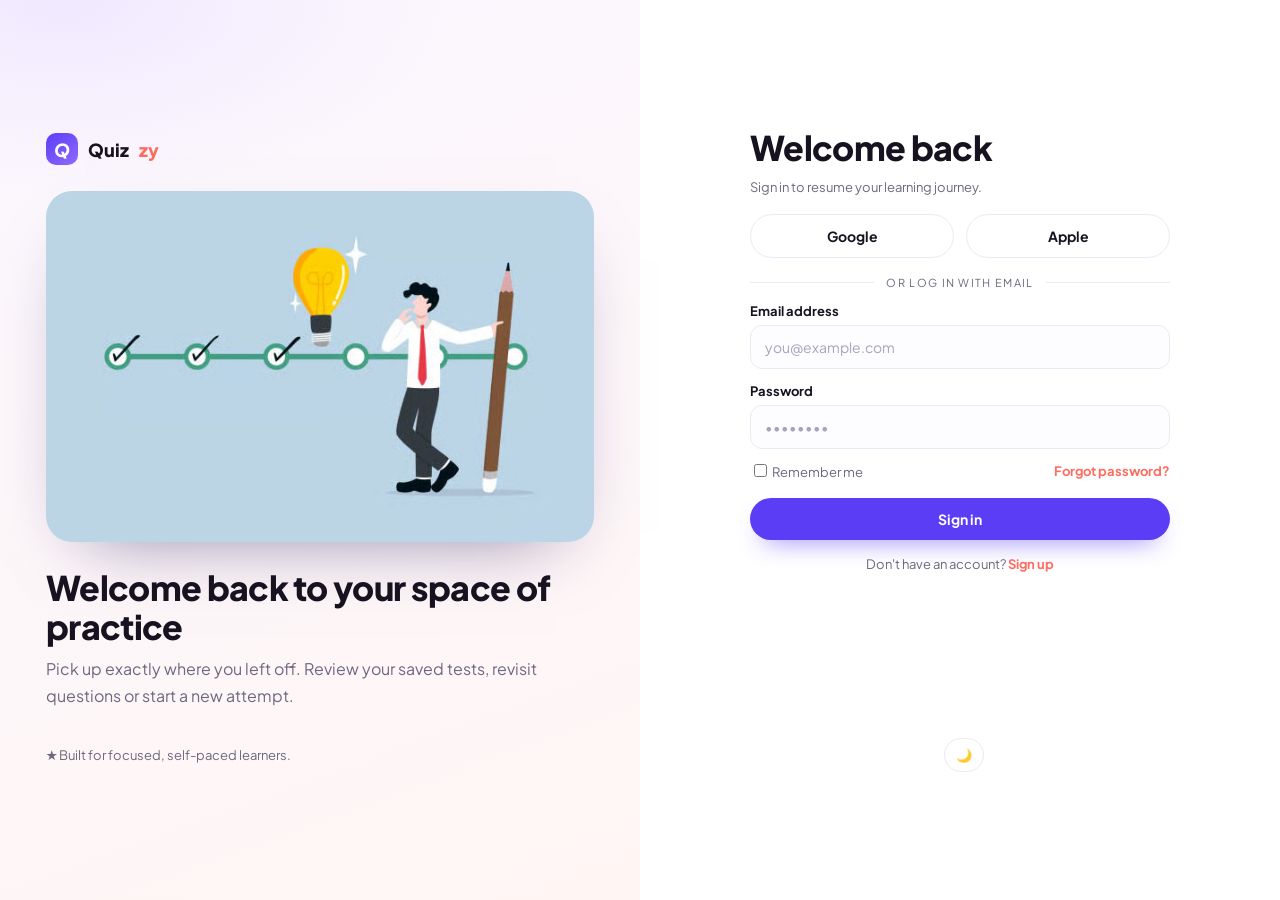
<file: quiz-functional2/login.html>
<!doctype html>
<html lang="en">
<head>
<meta charset="utf-8" />
<meta name="viewport" content="width=device-width, initial-scale=1" />
<title>Sign in — Quizzy</title>
<meta name="description" content="Sign in to Quizzy to resume your subjects, tests and reviews." />
<link rel="stylesheet" href="./styles.css" />
</head>
<body>
<main class="auth">
  <section class="auth-visual">
    <a class="brand" href="./index.html"><i class="brand-mark">Q</i>Quiz<span>zy</span></a>
    <img src="./images/auth-illustration.png" alt="Illustration of a learner tracking progress milestones" />
    <div>
      <h2>Welcome back to your space of practice</h2>
      <p>Pick up exactly where you left off. Review your saved tests, revisit questions or start a new attempt.</p>
    </div>
    <p class="small">★ Built for focused, self-paced learners.</p>
  </section>

  <section class="auth-form">
    <form class="auth-card reveal">
      <h2>Welcome back</h2>
      <p class="small">Sign in to resume your learning journey.</p>
      <div class="oauth">
        <button class="btn btn-ghost" type="button">Google</button>
        <button class="btn btn-ghost" type="button">Apple</button>
      </div>
      <div class="divider">or log in with email</div>
      <div class="field"><label for="email">Email address</label><input class="input" id="email" type="email" placeholder="you@example.com" /></div>
      <div class="field"><label for="password">Password</label><input class="input" id="password" type="password" placeholder="••••••••" /></div>
      <div class="row between" style="margin-top:12px"><label class="small muted"><input type="checkbox" /> Remember me</label><a class="small link" href="#">Forgot password?</a></div>
      <button class="btn btn-block" type="button" style="margin-top:18px">Sign in</button>
      <p class="small center" style="margin-top:14px">Don't have an account? <a class="link" href="./signup.html">Sign up</a></p>
    </form>
  </section>
</main>
  <script src="./js/storage.js"></script>
  <script src="./js/notifications.js"></script>
  <script src="./js/theme.js"></script>
  <script src="./js/questions.js"></script>
  <script src="./js/sm2.js"></script>
  <script src="./js/progress.js"></script>
  <script src="./js/auth.js"></script>
  <script src="./js/app.js"></script>
  <script src="./js/login.js"></script>
</body>
</html>
</file>
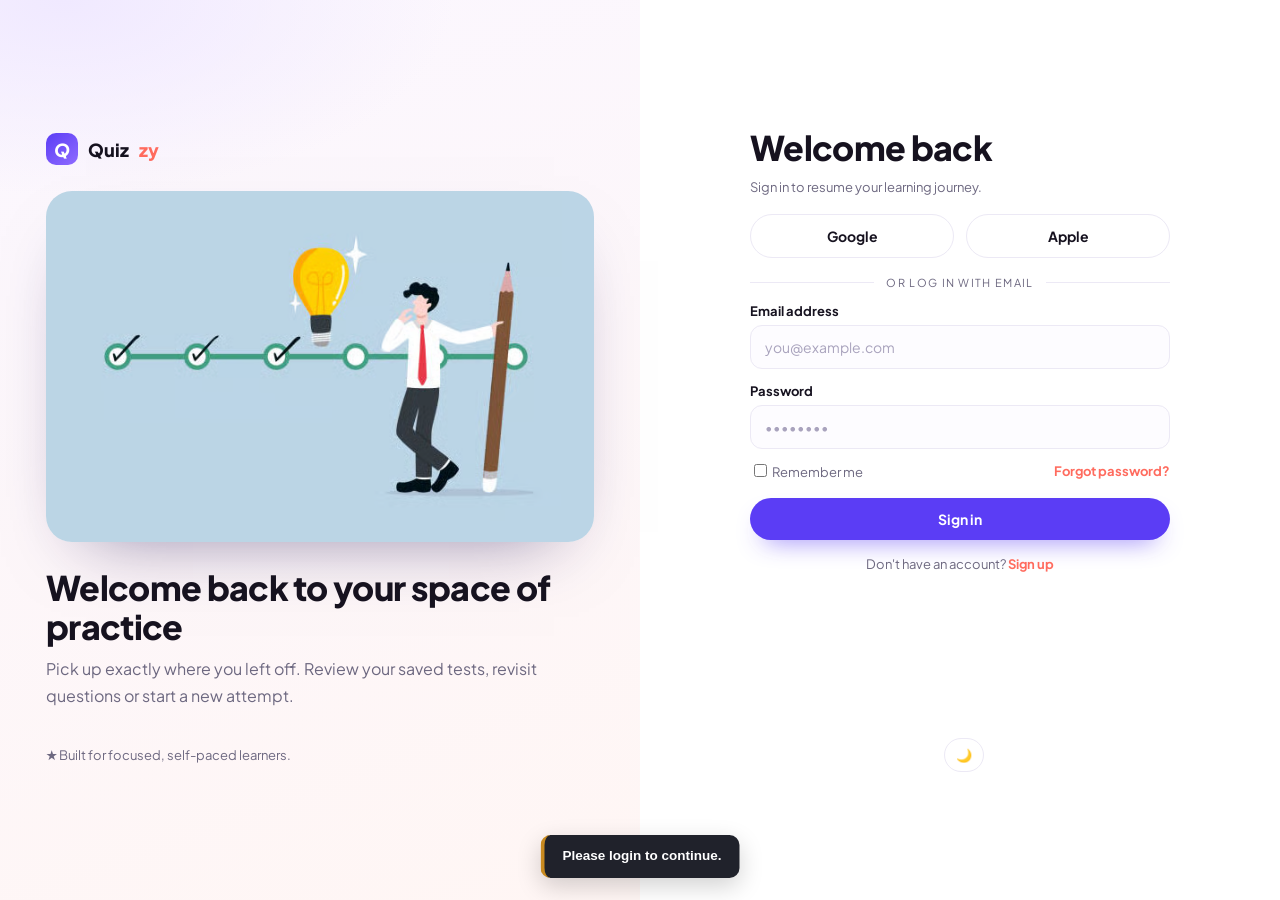
<file: quiz-functional2/profile.html>
<!doctype html>
<html lang="en">
<head>
<meta charset="utf-8" />
<meta name="viewport" content="width=device-width, initial-scale=1" />
<title>Profile — Quizzy</title>
<meta name="description" content="Manage your Quizzy account details, preferences and attempt history." />
<link rel="stylesheet" href="./styles.css" />
</head>
<body>
<div class="shell">
  <aside class="side">
    <a class="brand" href="./index.html"><i class="brand-mark">Q</i>Quiz<span>zy</span></a>
    <nav>
      <a href="./dashboard.html">Dashboard</a>
      <a href="./subjects.html">Subjects</a>
      <a href="./test-selection.html">Tests</a>
      <a href="./quiz.html">Quiz view</a>
      <a href="./result.html">Results &amp; review</a>
      <a href="./leaderboard.html">People</a>
      <a class="active" href="./profile.html">Profile</a>
      <a href="./about.html">About</a>
      <a href="./contact.html">Contact</a>
    </nav>
  </aside>

  <main class="main">
    <div class="page-head">
      <div><span class="pill">Account</span><h2 style="margin-top:12px">Profile</h2><p class="small">Account details load here after sign in.</p></div>
      <a class="btn btn-ghost" href="./login.html">Sign out</a>
    </div>

    <section class="card" data-dynamic="profile-header">
      <div class="row" style="gap:18px;flex-wrap:wrap">
        <span class="avatar" style="width:68px;height:68px;font-size:22px">?</span>
        <div><h3>Name placeholder</h3><p class="small">email@placeholder</p></div>
        <button class="btn btn-sm" type="button" style="margin-left:auto">Edit profile</button>
      </div>
    </section>

    <div class="grid g2" style="margin-top:22px">
      <section class="card">
        <h3>Account details</h3>
        <div class="field"><label for="pname">Full name</label><input class="input" id="pname" type="text" placeholder="Your name" /></div>
        <div class="field"><label for="pemail">Email address</label><input class="input" id="pemail" type="email" placeholder="you@example.com" /></div>
        <div class="field"><label for="plevel">Study level</label><select class="input" id="plevel"><option>Select level</option></select></div>
        <div class="field"><label for="pbio">About</label><textarea class="input" id="pbio" rows="3" placeholder="A short line about your goals"></textarea></div>
        <button class="btn" type="button" style="margin-top:16px">Save changes</button>
      </section>

      <div class="stack">
        <section class="card" data-dynamic="profile-stats">
          <h3>Your numbers</h3>
          <div class="grid g2" style="margin-top:14px">
            <div class="card"><small class="muted">Tests</small><h2 style="margin-top:6px">—</h2></div>
            <div class="card"><small class="muted">Accuracy</small><h2 style="margin-top:6px">—</h2></div>
          </div>
        </section>
        <section class="card" data-dynamic="attempt-history">
          <h3>Attempt history</h3>
          <div class="empty" style="margin-top:14px"><div class="icon-chip">📄</div><b>No history yet</b><p class="small">Completed attempts will be listed here.</p></div>
        </section>
        <section class="card">
          <h3>Preferences</h3>
          <div class="stack small" style="margin-top:12px">
            <label class="row between"><span>Email notifications</span><input type="checkbox" /></label>
            <label class="row between"><span>Show me on leaderboard</span><input type="checkbox" /></label>
            <label class="row between"><span>Timed mode by default</span><input type="checkbox" /></label>
          </div>
        </section>
      </div>
    </div>
  </main>
</div>
  <script src="./js/storage.js"></script>
  <script src="./js/notifications.js"></script>
  <script src="./js/theme.js"></script>
  <script src="./js/questions.js"></script>
  <script src="./js/sm2.js"></script>
  <script src="./js/progress.js"></script>
  <script src="./js/auth.js"></script>
  <script src="./js/app.js"></script>
  <script src="./js/profile.js"></script>
</body>
</html>
</file>
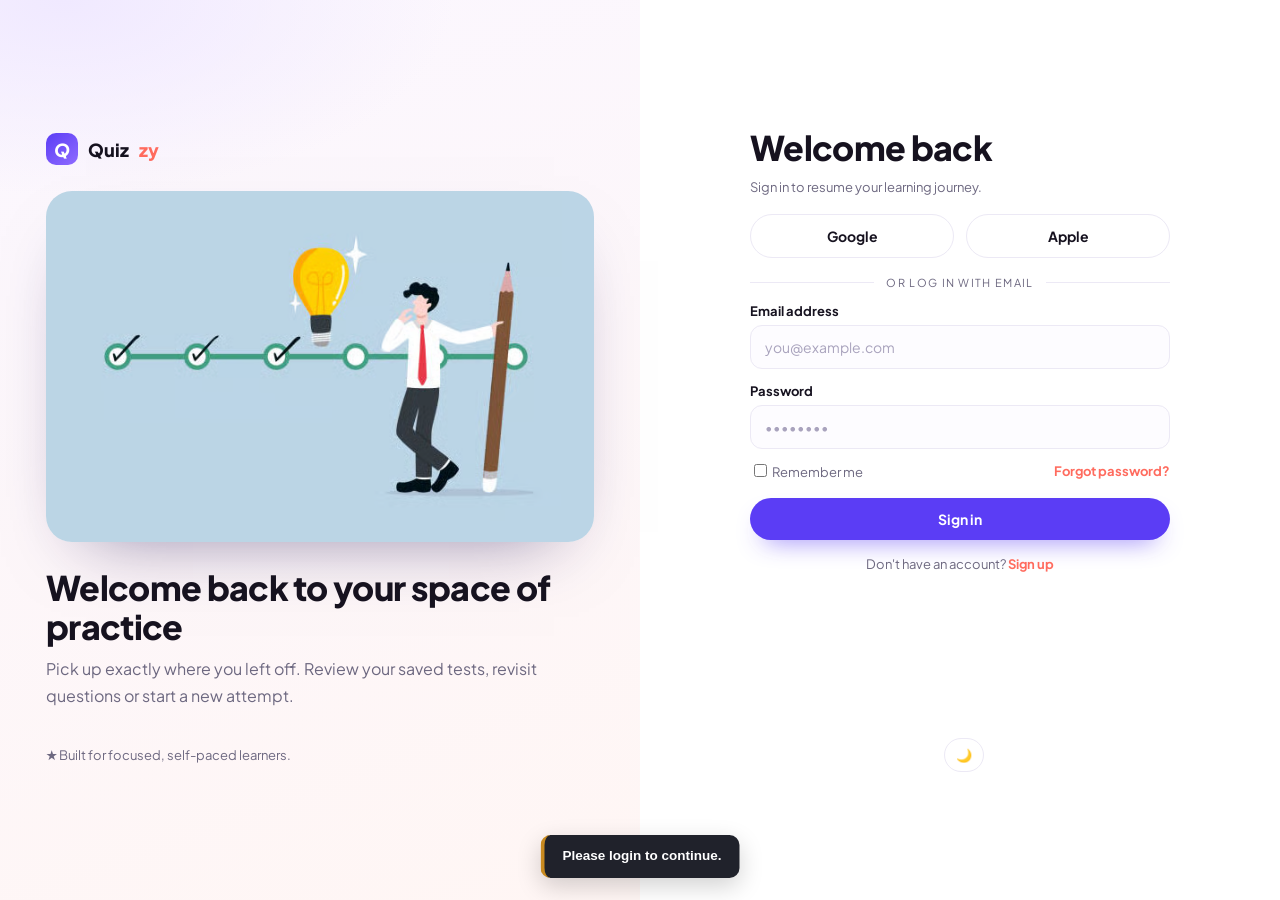
<file: quiz-functional2/quiz.html>
<!doctype html>
<html lang="en">
<head>
<meta charset="utf-8" />
<meta name="viewport" content="width=device-width, initial-scale=1" />
<title>Quiz in progress — Quizzy</title>
<meta name="description" content="Answer questions one at a time with a clean, distraction-free Quizzy test view." />
<link rel="stylesheet" href="./styles.css" />
</head>
<body>
<header class="nav">
  <div class="wrap nav-inner">
    <a class="brand" href="./index.html"><i class="brand-mark">Q</i>Quiz<span>zy</span></a>
    <span class="tag sky" style="margin-left:auto" data-dynamic="total-timer">⏱ Total 00:00</span>
    <span class="tag lemon" data-dynamic="q-timer" style="margin-left:8px">● 30s</span>
    <a class="btn btn-ghost btn-sm" href="./test-selection.html">Exit</a>
  </div>
</header>

<main class="wrap section">
  <div class="grid" style="grid-template-columns:1.6fr 0.8fr;gap:22px" id="quiz-layout">
    <section class="card reveal">
      <div class="row between small muted"><span data-dynamic="question-index">Question — of —</span><span class="tag lemon" data-dynamic="difficulty">Difficulty —</span></div>
      <div class="progress" style="margin:12px 0 22px"><i style="width:0"></i></div>

      <h3 data-dynamic="question-text" style="font-size:22px;line-height:1.35">Question text will be loaded here.</h3>

      <div class="stack" style="margin-top:22px" data-dynamic="options">
        <button class="option" type="button"><span class="key">A</span> Option placeholder</button>
        <button class="option" type="button"><span class="key">B</span> Option placeholder</button>
        <button class="option" type="button"><span class="key">C</span> Option placeholder</button>
        <button class="option" type="button"><span class="key">D</span> Option placeholder</button>
      </div>

      <div class="row between" style="margin-top:26px">
        <button class="btn btn-ghost" type="button">← Previous</button>
        <div class="row"><button class="btn btn-ghost" type="button">Mark for review</button><button class="btn" type="button">Next →</button></div>
      </div>
    </section>

    <aside class="stack">
      <div class="card">
        <h3>Question palette</h3>
        <div class="qdots" style="margin-top:14px" data-dynamic="question-palette">
          <span>1</span><span>2</span><span>3</span><span>4</span><span>5</span>
          <span>6</span><span>7</span><span>8</span><span>9</span><span>10</span>
        </div>
        <p class="small" style="margin-top:12px">Palette fills as questions load.</p>
      </div>
      <div class="card" data-dynamic="attempt-summary">
        <h3>This attempt</h3>
        <div class="stack small muted" style="margin-top:12px">
          <div class="row between"><span>Answered</span><b>—</b></div>
          <div class="row between"><span>Correct so far</span><b>—</b></div>
          <div class="row between"><span>Remaining</span><b>—</b></div>
        </div>
        <button class="btn btn-accent btn-block" type="button" style="margin-top:16px">Submit test</button>
      </div>
    </aside>
  </div>
</main>
  <script src="./js/storage.js"></script>
  <script src="./js/notifications.js"></script>
  <script src="./js/theme.js"></script>
  <script src="./js/questions.js"></script>
  <script src="./js/sm2.js"></script>
  <script src="./js/progress.js"></script>
  <script src="./js/auth.js"></script>
  <script src="./js/app.js"></script>
  <script src="./js/quiz.js"></script>
</body>
</html>
</file>
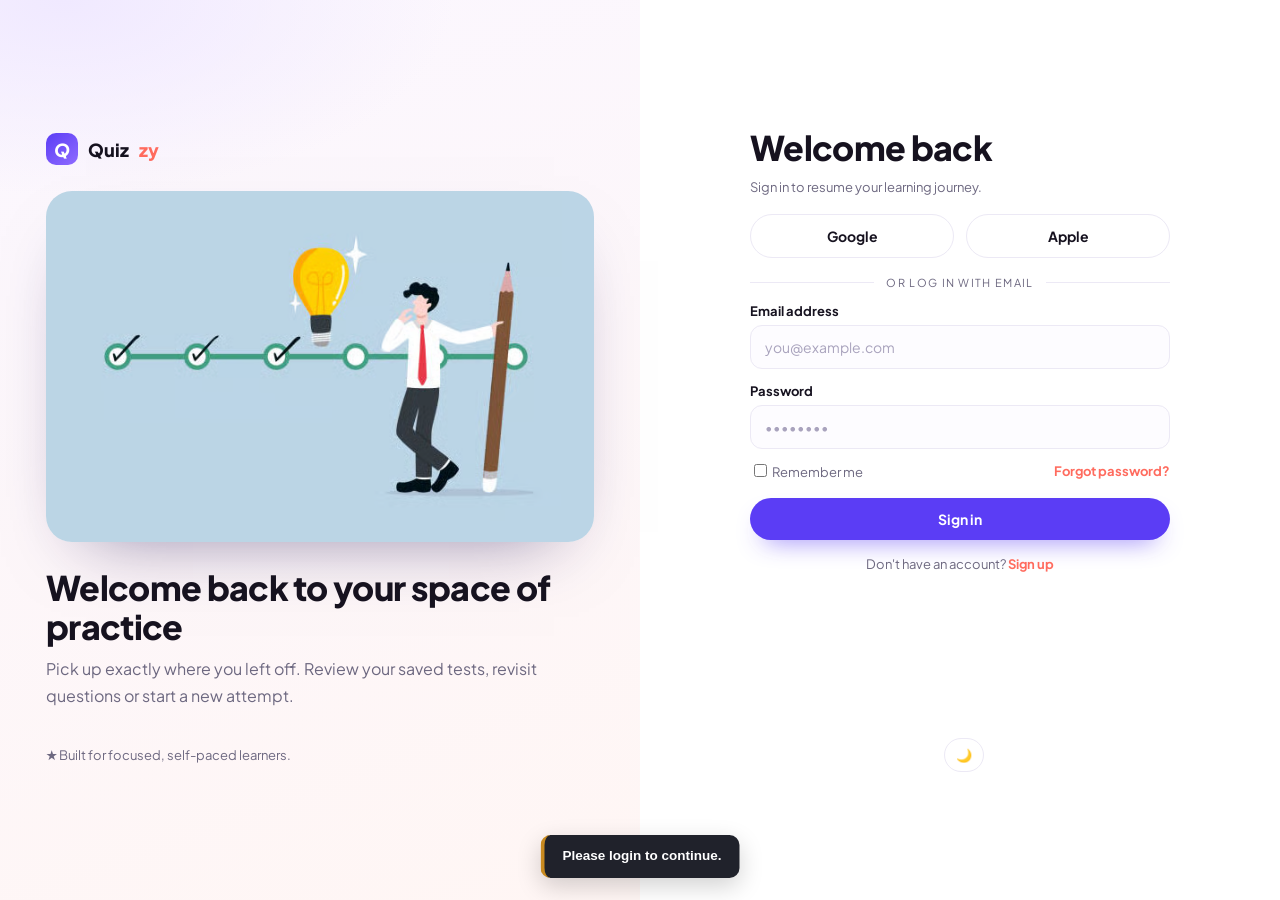
<file: quiz-functional2/result.html>
<!doctype html>
<html lang="en">
<head>
<meta charset="utf-8" />
<meta name="viewport" content="width=device-width, initial-scale=1" />
<title>Result &amp; review — Quizzy</title>
<meta name="description" content="See your Quizzy attempt summary and review every question with explanations." />
<link rel="stylesheet" href="./styles.css" />
</head>
<body>
<div class="shell">
  <aside class="side">
    <a class="brand" href="./index.html"><i class="brand-mark">Q</i>Quiz<span>zy</span></a>
    <nav>
      <a href="./dashboard.html">Dashboard</a>
      <a href="./subjects.html">Subjects</a>
      <a href="./test-selection.html">Tests</a>
      <a href="./quiz.html">Quiz view</a>
      <a class="active" href="./result.html">Results &amp; review</a>
      <a href="./leaderboard.html">People</a>
      <a href="./profile.html">Profile</a>
      <a href="./about.html">About</a>
      <a href="./contact.html">Contact</a>
    </nav>
  </aside>

  <main class="main">
    <div class="page-head">
      <div><span class="pill">Attempt summary</span><h2 style="margin-top:12px">Result &amp; review</h2><p class="small">Scores and per-question review load here after an attempt.</p></div>
      <div class="row"><a class="btn btn-ghost" href="./test-selection.html">Retake</a><a class="btn" href="./leaderboard.html">View leaderboard</a></div>
    </div>

    <div class="grid g4" data-dynamic="result-summary">
      <div class="card"><small class="muted">Score</small><h2 style="margin-top:6px">—</h2></div>
      <div class="card"><small class="muted">Correct</small><h2 style="margin-top:6px">—</h2></div>
      <div class="card"><small class="muted">Incorrect</small><h2 style="margin-top:6px">—</h2></div>
      <div class="card"><small class="muted">Time taken</small><h2 style="margin-top:6px">—</h2></div>
    </div>

    <div class="grid g2" style="margin-top:22px">
      <section class="card" data-dynamic="accuracy-breakdown">
        <h3>Accuracy breakdown</h3>
        <div class="stack" style="margin-top:16px">
          <div><div class="row between small muted"><span>Topic slot</span><span>—</span></div><div class="progress" style="margin-top:8px"><i></i></div></div>
          <div><div class="row between small muted"><span>Topic slot</span><span>—</span></div><div class="progress" style="margin-top:8px"><i></i></div></div>
          <div><div class="row between small muted"><span>Topic slot</span><span>—</span></div><div class="progress" style="margin-top:8px"><i></i></div></div>
        </div>
      </section>
      <section class="card" data-dynamic="suggestions">
        <h3>What to revisit</h3>
        <div class="empty" style="margin-top:14px"><div class="icon-chip" style="background:var(--lemon)">💡</div><b>No suggestions yet</b><p class="small">Weak topics appear once a test is submitted.</p></div>
      </section>
    </div>

    <section class="card" style="margin-top:22px" data-dynamic="question-review">
      <div class="row between"><h3>Question-by-question review</h3><div class="row"><span class="tag">Correct</span><span class="tag rose">Incorrect</span><span class="tag lemon">Skipped</span></div></div>
      <div class="stack" style="margin-top:16px">
        <article class="card"><div class="row between small muted"><span>Question —</span><span class="tag sky">Status —</span></div><h3 style="margin-top:10px;font-size:16px">Question text placeholder</h3><div class="stack" style="margin-top:12px"><div class="option">Your answer: —</div><div class="option">Correct answer: —</div></div><p class="small">Explanation will appear here.</p></article>
        <article class="card"><div class="row between small muted"><span>Question —</span><span class="tag sky">Status —</span></div><h3 style="margin-top:10px;font-size:16px">Question text placeholder</h3><div class="stack" style="margin-top:12px"><div class="option">Your answer: —</div><div class="option">Correct answer: —</div></div><p class="small">Explanation will appear here.</p></article>
      </div>
    </section>
  </main>
</div>
  <script src="./js/storage.js"></script>
  <script src="./js/notifications.js"></script>
  <script src="./js/theme.js"></script>
  <script src="./js/questions.js"></script>
  <script src="./js/sm2.js"></script>
  <script src="./js/progress.js"></script>
  <script src="./js/auth.js"></script>
  <script src="./js/app.js"></script>
  <script src="./js/result.js"></script>
</body>
</html>
</file>
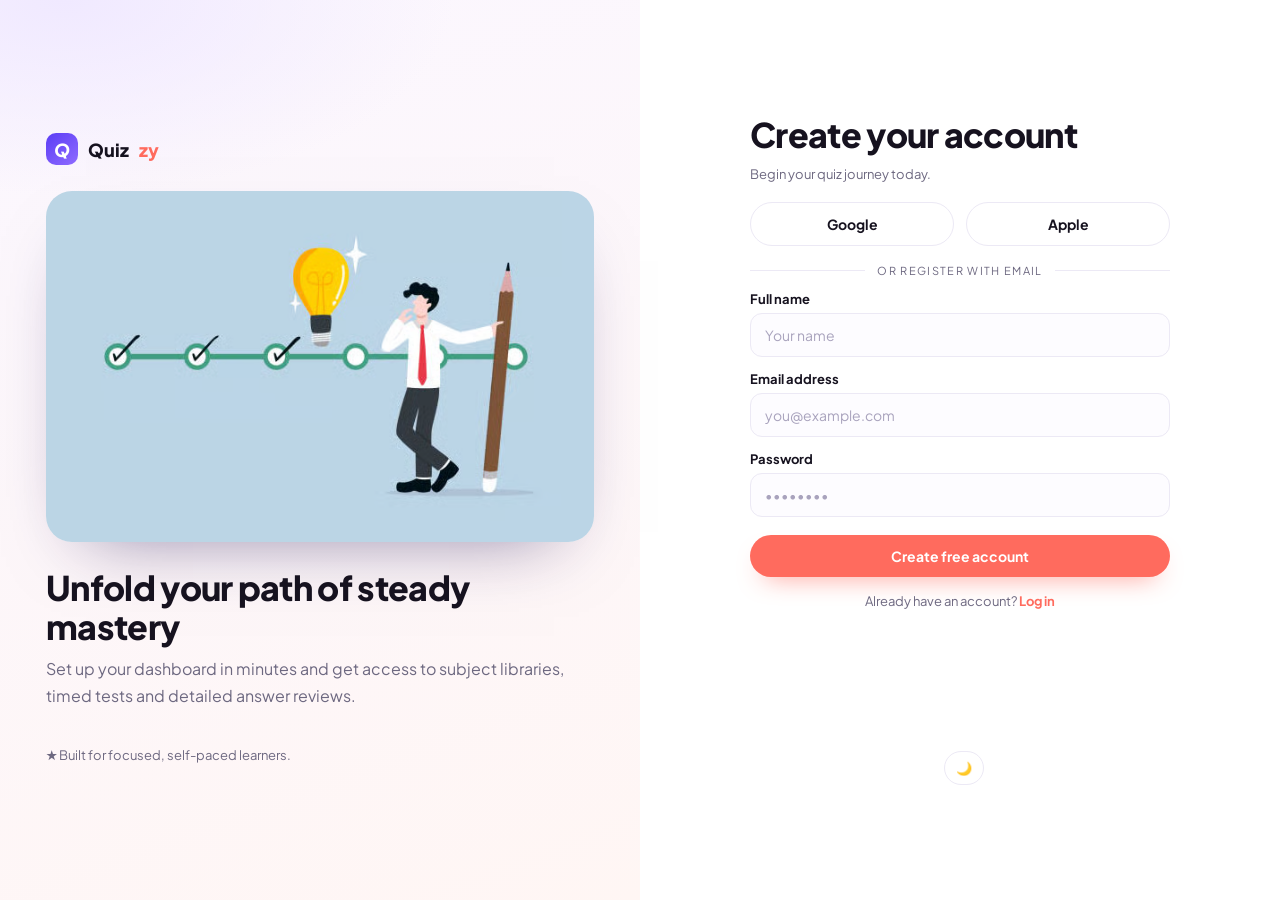
<file: quiz-functional2/signup.html>
<!doctype html>
<html lang="en">
<head>
<meta charset="utf-8" />
<meta name="viewport" content="width=device-width, initial-scale=1" />
<title>Create your account — Quizzy</title>
<meta name="description" content="Create a Quizzy account to start subject-wise quizzes and track your reviews." />
<link rel="stylesheet" href="./styles.css" />
</head>
<body>
<main class="auth">
  <section class="auth-visual">
    <a class="brand" href="./index.html"><i class="brand-mark">Q</i>Quiz<span>zy</span></a>
    <img src="./images/auth-illustration.png" alt="Illustration of a learner planning study milestones" />
    <div>
      <h2>Unfold your path of steady mastery</h2>
      <p>Set up your dashboard in minutes and get access to subject libraries, timed tests and detailed answer reviews.</p>
    </div>
    <p class="small">★ Built for focused, self-paced learners.</p>
  </section>

  <section class="auth-form">
    <form class="auth-card reveal">
      <h2>Create your account</h2>
      <p class="small">Begin your quiz journey today.</p>
      <div class="oauth">
        <button class="btn btn-ghost" type="button">Google</button>
        <button class="btn btn-ghost" type="button">Apple</button>
      </div>
      <div class="divider">or register with email</div>
      <div class="field"><label for="name">Full name</label><input class="input" id="name" type="text" placeholder="Your name" /></div>
      <div class="field"><label for="email">Email address</label><input class="input" id="email" type="email" placeholder="you@example.com" /></div>
      <div class="field"><label for="password">Password</label><input class="input" id="password" type="password" placeholder="••••••••" /></div>
      <button class="btn btn-accent btn-block" type="button" style="margin-top:18px">Create free account</button>
      <p class="small center" style="margin-top:14px">Already have an account? <a class="link" href="./login.html">Log in</a></p>
    </form>
  </section>
</main>
  <script src="./js/storage.js"></script>
  <script src="./js/notifications.js"></script>
  <script src="./js/theme.js"></script>
  <script src="./js/questions.js"></script>
  <script src="./js/sm2.js"></script>
  <script src="./js/progress.js"></script>
  <script src="./js/auth.js"></script>
  <script src="./js/app.js"></script>
  <script src="./js/signup.js"></script>
</body>
</html>
</file>
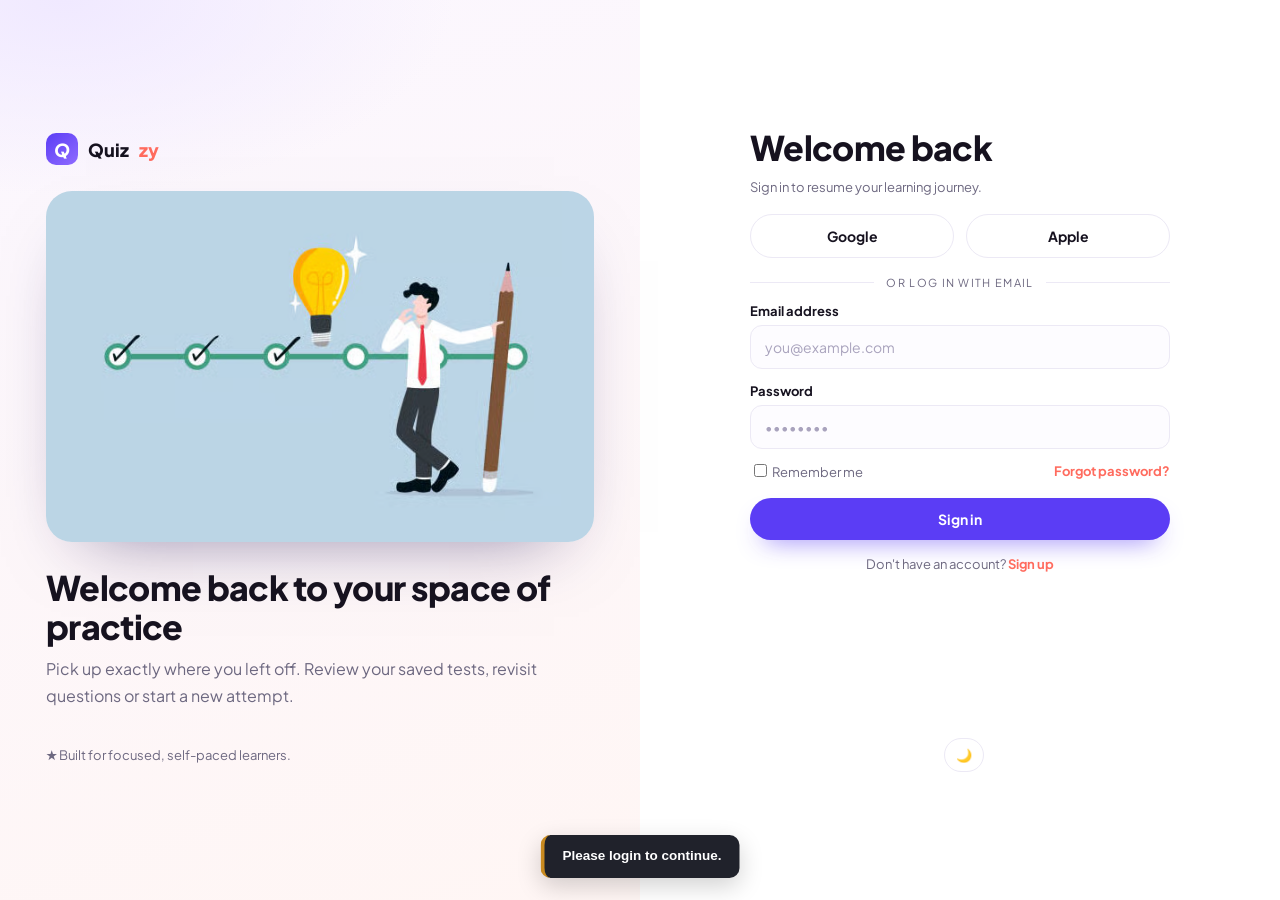
<file: quiz-functional2/subjects.html>
<!doctype html>
<html lang="en">
<head>
<meta charset="utf-8" />
<meta name="viewport" content="width=device-width, initial-scale=1" />
<title>Subjects — Quizzy</title>
<meta name="description" content="Browse Quizzy subject libraries and open a subject to see its tests." />
<link rel="stylesheet" href="./styles.css" />
</head>
<body>
<div class="shell">
  <aside class="side">
    <a class="brand" href="./index.html"><i class="brand-mark">Q</i>Quiz<span>zy</span></a>
    <nav>
      <a href="./dashboard.html">Dashboard</a>
      <a class="active" href="./subjects.html">Subjects</a>
      <a href="./test-selection.html">Tests</a>
      <a href="./quiz.html">Quiz view</a>
      <a href="./result.html">Results &amp; review</a>
      <a href="./leaderboard.html">People</a>
      <a href="./profile.html">Profile</a>
    </nav>
  </aside>

  <main class="main">
    <div class="page-head">
      <div><span class="pill">Library</span><h2 style="margin-top:12px">Subjects</h2><p class="small">Pick a subject to see its available tests.</p></div>
      <div class="row"><input class="input" type="search" placeholder="Search subjects" style="width:220px" /><button class="btn btn-ghost btn-sm" type="button">Filter</button></div>
    </div>

    <div class="row" style="flex-wrap:wrap;margin-bottom:18px">
      <span class="tag">All</span><span class="tag sky">HTML</span><span class="tag sky">CSS</span><span class="tag sky">JavaScript</span><span class="tag lemon">Python</span><span class="tag lemon">Java</span><span class="tag lemon">C++</span><span class="tag rose">Aptitude</span><span class="tag rose">DBMS</span><span class="tag rose">OS</span>
    </div>

    <div class="grid g3" data-dynamic="subjects-list">
      <a class="card card-hover" href="./test-selection.html"><div class="icon-chip">🧮</div><h3 style="margin-top:12px">Subject name</h3><p class="small">Short subject description placeholder.</p><div class="row between small muted" style="margin-top:14px"><span>— tests</span><span>— questions</span></div></a>
      <a class="card card-hover" href="./test-selection.html"><div class="icon-chip" style="background:var(--mint)">🔬</div><h3 style="margin-top:12px">Subject name</h3><p class="small">Short subject description placeholder.</p><div class="row between small muted" style="margin-top:14px"><span>— tests</span><span>— questions</span></div></a>
      <a class="card card-hover" href="./test-selection.html"><div class="icon-chip" style="background:var(--lemon)">📖</div><h3 style="margin-top:12px">Subject name</h3><p class="small">Short subject description placeholder.</p><div class="row between small muted" style="margin-top:14px"><span>— tests</span><span>— questions</span></div></a>
      <a class="card card-hover" href="./test-selection.html"><div class="icon-chip" style="background:var(--sky)">💻</div><h3 style="margin-top:12px">Subject name</h3><p class="small">Short subject description placeholder.</p><div class="row between small muted" style="margin-top:14px"><span>— tests</span><span>— questions</span></div></a>
      <a class="card card-hover" href="./test-selection.html"><div class="icon-chip" style="background:var(--accent-soft)">🌐</div><h3 style="margin-top:12px">Subject name</h3><p class="small">Short subject description placeholder.</p><div class="row between small muted" style="margin-top:14px"><span>— tests</span><span>— questions</span></div></a>
      <div class="card empty"><div class="icon-chip">➕</div><b>More subjects</b><p class="small">Additional subjects load here.</p></div>
    </div>
  </main>
</div>
  <script src="./js/storage.js"></script>
  <script src="./js/notifications.js"></script>
  <script src="./js/theme.js"></script>
  <script src="./js/questions.js"></script>
  <script src="./js/sm2.js"></script>
  <script src="./js/progress.js"></script>
  <script src="./js/auth.js"></script>
  <script src="./js/app.js"></script>
  <script src="./js/subjects.js"></script>
</body>
</html>
</file>
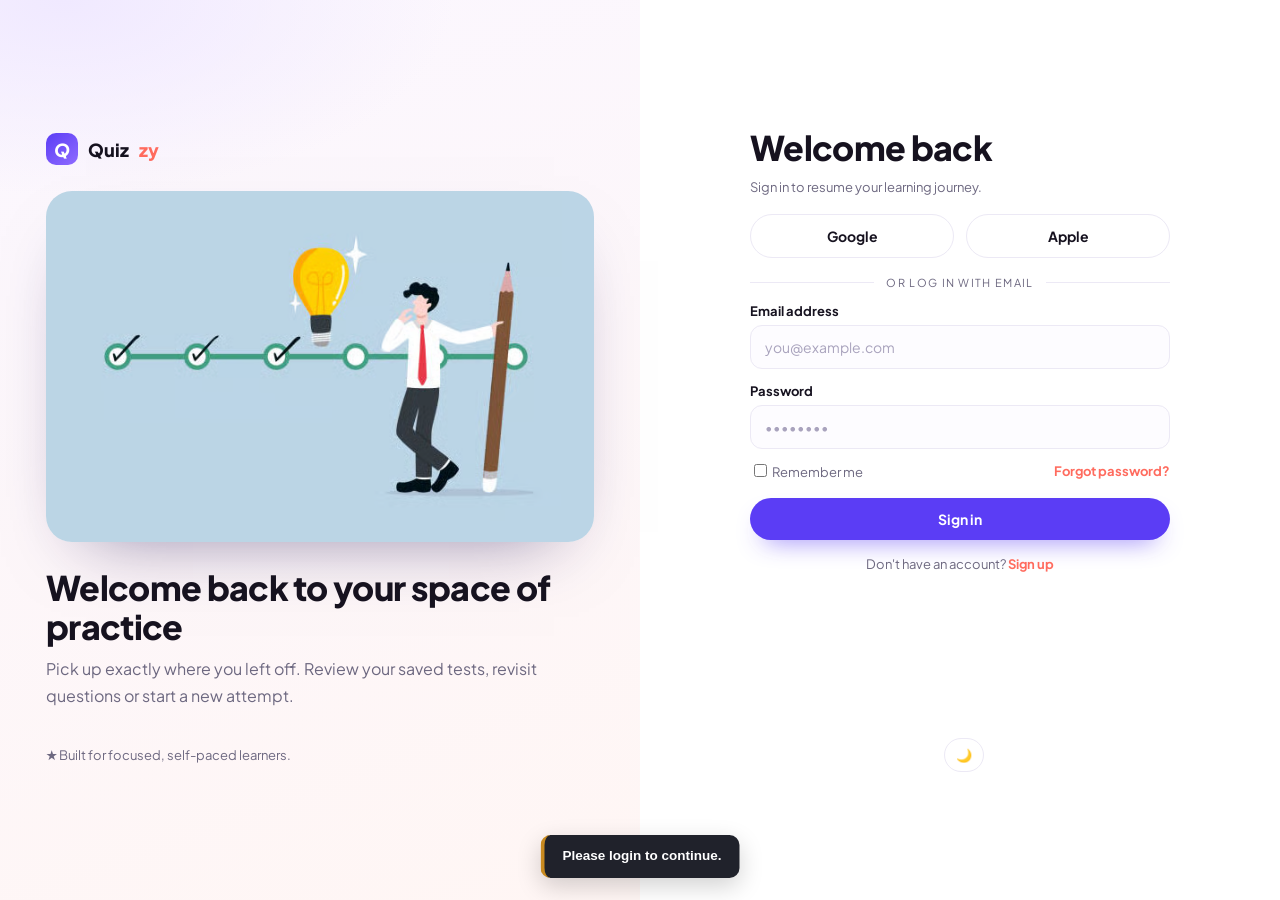
<file: quiz-functional2/test-selection.html>
<!doctype html>
<html lang="en">
<head>
<meta charset="utf-8" />
<meta name="viewport" content="width=device-width, initial-scale=1" />
<title>Choose a test — Quizzy</title>
<meta name="description" content="Select a test type, difficulty and length before starting your Quizzy attempt." />
<link rel="stylesheet" href="./styles.css" />
</head>
<body>
<div class="shell">
  <aside class="side">
    <a class="brand" href="./index.html"><i class="brand-mark">Q</i>Quiz<span>zy</span></a>
    <nav>
      <a href="./dashboard.html">Dashboard</a>
      <a href="./subjects.html">Subjects</a>
      <a class="active" href="./test-selection.html">Tests</a>
      <a href="./quiz.html">Quiz view</a>
      <a href="./result.html">Results &amp; review</a>
      <a href="./leaderboard.html">People</a>
      <a href="./profile.html">Profile</a>
      <a href="./about.html">About</a>
      <a href="./contact.html">Contact</a>
    </nav>
  </aside>

  <main class="main">
    <div class="page-head">
      <div><span class="pill">Step 1 of 2</span><h2 style="margin-top:12px">Choose your test</h2><p class="small">Set the format, then start the attempt.</p></div>
      <a class="small link" href="./subjects.html">← Back to subjects</a>
    </div>

    <div class="grid g3">
      <div class="card card-hover"><div class="icon-chip">⚡</div><h3 style="margin-top:12px">Quick practice</h3><p class="small">Short untimed set for revision.</p></div>
      <div class="card card-hover"><div class="icon-chip" style="background:var(--lemon)">⏳</div><h3 style="margin-top:12px">Timed test</h3><p class="small">Exam-style attempt with a countdown.</p></div>
      <div class="card card-hover"><div class="icon-chip" style="background:var(--accent-soft)">🏁</div><h3 style="margin-top:12px">Challenge</h3><p class="small">Compete on the shared leaderboard.</p></div>
    </div>

    <div class="grid g2" style="margin-top:22px">
      <section class="card">
        <h3>Test settings</h3>
        <div class="field"><label for="subject">Subject</label><select class="input" id="subject" data-dynamic="subject-options"><option>Select a subject</option></select></div>
        <div class="field"><label for="chapter">Chapter / topic</label><select class="input" id="chapter" data-dynamic="chapter-options"><option>All topics</option></select></div>
        <div class="field"><label for="difficulty">Difficulty</label><select class="input" id="difficulty"><option>Mixed</option><option>Easy</option><option>Medium</option><option>Hard</option></select></div>
        <div class="field"><label for="count">Number of questions</label><input class="input" id="count" type="number" placeholder="e.g. 10" /></div>
        <div class="field"><label for="duration">Duration (minutes)</label><input class="input" id="duration" type="number" placeholder="e.g. 15" /></div>
        <a class="btn btn-block" href="./quiz.html" style="margin-top:18px">Start test</a>
      </section>

      <section class="card" data-dynamic="available-tests">
        <h3>Available tests</h3>
        <div class="empty" style="margin-top:14px"><div class="icon-chip" style="background:var(--sky)">📝</div><b>No tests loaded</b><p class="small">Tests for the selected subject appear here.</p></div>
        <div style="margin-top:16px"><div class="skeleton skel-80"></div><div class="skeleton skel-60"></div><div class="skeleton skel-40"></div></div>
      </section>
    </div>
  </main>
</div>
  <script src="./js/storage.js"></script>
  <script src="./js/notifications.js"></script>
  <script src="./js/theme.js"></script>
  <script src="./js/questions.js"></script>
  <script src="./js/sm2.js"></script>
  <script src="./js/progress.js"></script>
  <script src="./js/auth.js"></script>
  <script src="./js/app.js"></script>
  <script src="./js/test-selection.js"></script>
</body>
</html>
</file>
<file: AboutUs/style.css>
:root{
    --cream:#FBEFEF;
    --blush:#FFE2E2;
    --rose:#F5CBCB;
    --lilac:#C5B3D3;
    --ink:#3A2E3A;
    --ink-soft:#6B5A68;
  }
  *{box-sizing:border-box;margin:0;padding:0;}
  body{
    font-family:'Manrope',sans-serif;
    background:var(--cream);
    color:var(--ink);
  }

  /* Hero */
  .hero{
    max-width:1000px;
    margin:0 auto;
    padding:80px 24px 60px;
    text-align:center;
  }
  .eyebrow{
    font-size:0.78rem;
    letter-spacing:0.14em;
    text-transform:uppercase;
    color:var(--ink-soft);
    font-weight:700;
  }
  .hero h1{
    font-family:'Fraunces',serif;
    font-weight:700;
    font-size:3rem;
    line-height:1.15;
    margin-top:14px;
    color:var(--ink);
  }
  .hero p{
    max-width:560px;
    margin:20px auto 0;
    color:var(--ink-soft);
    font-size:1.05rem;
    line-height:1.7;
  }

  /* Stats strip */
  .stats{
    max-width:1000px;
    margin:0 auto;
    padding:0 24px 70px;
    display:grid;
    grid-template-columns:repeat(4,1fr);
    gap:16px;
  }
  .stat{
    background:#fff;
    border:1.5px solid var(--blush);
    border-radius:18px;
    padding:26px 18px;
    text-align:center;
  }
  .stat .num{
    font-family:'Fraunces',serif;
    font-weight:700;
    font-size:2rem;
    color:var(--ink);
  }
  .stat .label{
    margin-top:6px;
    font-size:0.82rem;
    color:var(--ink-soft);
    font-weight:600;
  }

  /* Story split */
  .story{
    max-width:1000px;
    margin:0 auto;
    padding:0 24px 90px;
    display:grid;
    grid-template-columns:1.1fr 1fr;
    gap:50px;
    align-items:center;
  }
  .story-visual{
    background:linear-gradient(160deg,var(--lilac) 0%, var(--rose) 100%);
    border-radius:26px;
    padding:44px;
    height:340px;
    position:relative;
    overflow:hidden;
    display:flex;
    align-items:flex-end;
  }
  .curve-card{
    position:absolute;
    width:180px;
    height:110px;
    background:rgba(255,255,255,0.18);
    border:1px solid rgba(255,255,255,0.45);
    border-radius:16px;
    backdrop-filter:blur(2px);
  }
  .curve-card.c1{top:30px;left:30px;transform:rotate(-6deg);}
  .curve-card.c2{top:70px;right:20px;transform:rotate(8deg);background:rgba(255,255,255,0.28);}
  .story-visual .tag{
    position:relative;
    color:#fff;
    font-family:'Fraunces',serif;
    font-size:1.3rem;
    font-weight:600;
    line-height:1.3;
  }
  .story h2{
    font-family:'Fraunces',serif;
    font-weight:700;
    font-size:2rem;
    margin-bottom:16px;
    color:var(--ink);
  }
  .story p{
    color:var(--ink-soft);
    font-size:0.98rem;
    line-height:1.8;
    margin-bottom:14px;
  }

  /* Values */
  .values{
    max-width:1000px;
    margin:0 auto;
    padding:0 24px 90px;
  }
  .section-head{
    text-align:center;
    margin-bottom:42px;
  }
  .section-head h2{
    font-family:'Fraunces',serif;
    font-weight:700;
    font-size:2rem;
    color:var(--ink);
  }
  .section-head p{
    color:var(--ink-soft);
    margin-top:8px;
  }
  .value-grid{
    display:grid;
    grid-template-columns:repeat(3,1fr);
    gap:20px;
  }
  .value-card{
    background:#fff;
    border:1.5px solid var(--blush);
    border-radius:20px;
    padding:30px 24px;
  }
  .value-card .icon{
    width:44px;height:44px;
    border-radius:12px;
    background:var(--blush);
    display:flex;align-items:center;justify-content:center;
    font-size:1.3rem;
    margin-bottom:16px;
  }
  .value-card h3{
    font-family:'Fraunces',serif;
    font-weight:600;
    font-size:1.15rem;
    margin-bottom:8px;
    color:var(--ink);
  }
  .value-card p{
    font-size:0.9rem;
    color:var(--ink-soft);
    line-height:1.65;
  }

  /* Team */
  .team{
    max-width:1000px;
    margin:0 auto;
    padding:0 24px 90px;
  }
  .team-grid{
    display:grid;
    grid-template-columns:repeat(4,1fr);
    gap:20px;
  }
  .member{
    background:#fff;
    border:1.5px solid var(--blush);
    border-radius:18px;
    padding:26px 18px;
    text-align:center;
  }
  .avatar{
    width:64px;height:64px;
    border-radius:50%;
    margin:0 auto 14px;
    background:linear-gradient(160deg,var(--lilac), var(--rose));
    display:flex;align-items:center;justify-content:center;
    color:#fff;
    font-family:'Fraunces',serif;
    font-weight:600;
    font-size:1.1rem;
  }
  .member h4{
    font-family:'Fraunces',serif;
    font-weight:600;
    font-size:1rem;
    color:var(--ink);
  }
  .member span{
    display:block;
    font-size:0.8rem;
    color:var(--ink-soft);
    margin-top:4px;
  }

  /* CTA */
  .cta{
    max-width:1000px;
    margin:0 auto 90px;
    padding:56px 24px;
    background:var(--ink);
    border-radius:28px;
    text-align:center;
  }
  .cta h2{
    font-family:'Fraunces',serif;
    font-weight:700;
    font-size:1.9rem;
    color:#fff;
  }
  .cta p{
    color:rgba(255,255,255,0.75);
    margin-top:10px;
    margin-bottom:26px;
  }
  .cta a{
    display:inline-block;
    padding:14px 32px;
    background:var(--rose);
    color:var(--ink);
    font-weight:700;
    text-decoration:none;
    border-radius:14px;
    transition:transform .15s, background .2s;
  }
  .cta a:hover{background:#fff;transform:translateY(-2px);}

  @media (max-width:820px){
    .hero h1{font-size:2.2rem;}
    .stats{grid-template-columns:repeat(2,1fr);}
    .story{grid-template-columns:1fr;}
    .story-visual{height:220px;}
    .value-grid{grid-template-columns:1fr;}
    .team-grid{grid-template-columns:repeat(2,1fr);}
  }
</file>
<file: ContactUs/style.css>
:root{
    --cream:#FBEFEF;
    --blush:#FFE2E2;
    --rose:#F5CBCB;
    --lilac:#C5B3D3;
    --ink:#3A2E3A;
    --ink-soft:#7A6A78;
  }
  *{box-sizing:border-box;margin:0;padding:0;}
  body{
    font-family:'Manrope',sans-serif;
    background:var(--cream);
    color:var(--ink);
    min-height:100vh;
    display:flex;
    align-items:center;
    justify-content:center;
    padding:40px 20px;
  }
  .wrap{
    width:100%;
    max-width:1000px;
    display:grid;
    grid-template-columns:1fr 1.2fr;
    background:#fff;
    border-radius:28px;
    overflow:hidden;
    box-shadow:0 30px 60px -20px rgba(197,179,211,0.45);
  }
  /* Left: card-stack panel */
  .side{
    background:linear-gradient(160deg,var(--lilac) 0%, var(--rose) 100%);
    padding:56px 40px;
    color:#fff;
    position:relative;
    display:flex;
    flex-direction:column;
    justify-content:space-between;
    overflow:hidden;
  }
  .side h1{
    font-family:'Fraunces',serif;
    font-weight:600;
    font-size:2.3rem;
    line-height:1.15;
  }
  .side p{
    margin-top:14px;
    font-size:0.95rem;
    opacity:0.92;
    max-width:280px;
  }
  .deck{
    position:relative;
    height:150px;
    margin-top:40px;
  }
  .deck .card{
    position:absolute;
    width:130px;
    height:80px;
    background:rgba(255,255,255,0.16);
    border:1px solid rgba(255,255,255,0.4);
    border-radius:12px;
    backdrop-filter:blur(2px);
    display:flex;
    align-items:center;
    justify-content:center;
    font-family:'Fraunces',serif;
    font-size:0.8rem;
    transition:transform .4s ease;
  }
  .deck .card:nth-child(1){transform:rotate(-8deg) translate(0,10px);}
  .deck .card:nth-child(2){transform:rotate(3deg) translate(20px,0px);background:rgba(255,255,255,0.24);}
  .deck .card:nth-child(3){transform:rotate(-2deg) translate(45px,18px);background:rgba(255,255,255,0.32);}
  .side:hover .card:nth-child(1){transform:rotate(-12deg) translate(-6px,14px);}
  .side:hover .card:nth-child(2){transform:rotate(6deg) translate(24px,-4px);}
  .side:hover .card:nth-child(3){transform:rotate(1deg) translate(48px,22px);}

  .contact-meta{font-size:0.85rem;line-height:1.9;opacity:0.95;}
  .contact-meta a{color:#fff;text-decoration:none;border-bottom:1px solid rgba(255,255,255,0.5);}

  /* Right: form */
  .form-side{padding:56px 48px;}
  .eyebrow{
    font-size:0.75rem;
    letter-spacing:0.14em;
    text-transform:uppercase;
    color:var(--ink-soft);
    font-weight:600;
  }
  .form-side h2{
    font-family:'Fraunces',serif;
    font-weight:600;
    font-size:1.9rem;
    margin-top:8px;
    margin-bottom:6px;
  }
  .form-side > p{
    color:var(--ink-soft);
    font-size:0.92rem;
    margin-bottom:30px;
  }
  form{display:flex;flex-direction:column;gap:20px;}
  .row{display:flex;gap:16px;}
  .field{flex:1;position:relative;}
  label{
    display:block;
    font-size:0.78rem;
    font-weight:600;
    color:var(--ink-soft);
    margin-bottom:6px;
  }
  input, textarea, select{
    width:100%;
    border:1.5px solid var(--blush);
    background:var(--cream);
    border-radius:12px;
    padding:12px 14px;
    font-family:'Manrope',sans-serif;
    font-size:0.94rem;
    color:var(--ink);
    outline:none;
    transition:border-color .2s, background .2s;
  }
  textarea{resize:vertical;min-height:100px;}
  input:focus, textarea:focus, select:focus{
    border-color:var(--lilac);
    background:#fff;
  }
  .topic-chips{display:flex;gap:8px;flex-wrap:wrap;}
  .chip{
    padding:8px 14px;
    border-radius:999px;
    border:1.5px solid var(--blush);
    background:var(--cream);
    font-size:0.82rem;
    color:var(--ink-soft);
    cursor:pointer;
    transition:all .2s;
  }
  .chip.active, .chip:hover{
    background:var(--lilac);
    border-color:var(--lilac);
    color:#fff;
  }
  button[type=submit]{
    margin-top:6px;
    padding:14px;
    border:none;
    border-radius:14px;
    background:var(--ink);
    color:#fff;
    font-family:'Manrope',sans-serif;
    font-weight:700;
    font-size:0.95rem;
    cursor:pointer;
    transition:background .25s, transform .15s;
  }
  button[type=submit]:hover{background:#563f56;transform:translateY(-1px);}
  button[type=submit]:active{transform:translateY(0);}

  .status{
    margin-top:14px;
    font-size:0.86rem;
    font-weight:600;
    color:var(--lilac);
    display:none;
  }
  .status.show{display:block;}

  @media (max-width:760px){
    .wrap{grid-template-columns:1fr;}
    .side{padding:40px 30px;}
    .form-side{padding:40px 30px;}
  }
</file>
<file: quiz-functional2/styles.css>
/* Quizzy — shared design system (HTML + CSS only) */
@import url("https://fonts.googleapis.com/css2?family=Plus+Jakarta+Sans:wght@400;500;600;700;800&display=swap");

:root {
  --bg: #fcfbff;
  --surface: #ffffff;
  --ink: #16121f;
  --muted: #6d6880;
  --line: #ece9f5;
  --primary: #5b3df5;
  --primary-soft: #efeaff;
  --accent: #ff6b5e;
  --accent-soft: #ffeeeb;
  --mint: #eaf8f1;
  --lemon: #fff6e3;
  --sky: #eaf1ff;
  --lilac: #f4eeff;
  --radius: 18px;
  --radius-lg: 26px;
  --shadow: 0 18px 40px -28px rgba(30, 15, 80, 0.45);
  --shadow-lg: 0 30px 70px -40px rgba(30, 15, 80, 0.55);
  --ease: cubic-bezier(0.34, 1.4, 0.5, 1);
}

* { box-sizing: border-box; }
html { scroll-behavior: smooth; }
body {
  margin: 0;
  font-family: "Plus Jakarta Sans", system-ui, sans-serif;
  background: var(--bg);
  color: var(--ink);
  -webkit-font-smoothing: antialiased;
}
img { max-width: 100%; display: block; }
a { color: inherit; text-decoration: none; }

.wrap { width: min(1120px, 92vw); margin: 0 auto; }
.section { padding: 68px 0; }
.center { text-align: center; }
.muted { color: var(--muted); }
.small { font-size: 13px; }

h1, h2, h3, h4 { margin: 0; line-height: 1.15; letter-spacing: -0.02em; }
h1 { font-size: clamp(32px, 5vw, 52px); font-weight: 800; }
h2 { font-size: clamp(24px, 3.2vw, 34px); font-weight: 800; }
h3 { font-size: 19px; font-weight: 700; }
p { line-height: 1.65; color: var(--muted); margin: 10px 0 0; }

/* ---------- nav ---------- */
.nav {
  position: sticky; top: 0; z-index: 40;
  background: rgba(255, 255, 255, 0.82);
  backdrop-filter: blur(14px);
  border-bottom: 1px solid var(--line);
}
.nav-inner { display: flex; align-items: center; gap: 18px; height: 68px; }
.brand { display: flex; align-items: center; gap: 10px; font-weight: 800; font-size: 18px; }
.brand-mark {
  width: 32px; height: 32px; border-radius: 10px; display: grid; place-items: center;
  background: linear-gradient(140deg, var(--primary), #8f6bff); color: #fff; font-weight: 800;
}
.brand span { color: var(--accent); }
.nav-links { display: flex; gap: 26px; margin-left: auto; font-size: 14px; font-weight: 600; color: var(--muted); }
.nav-links a { position: relative; padding: 6px 0; transition: color 0.25s ease; }
.nav-links a::after {
  content: ""; position: absolute; left: 0; bottom: 0; height: 2px; width: 100%;
  background: var(--primary); transform: scaleX(0); transform-origin: right;
  transition: transform 0.3s var(--ease);
}
.nav-links a:hover { color: var(--ink); }
.nav-links a:hover::after, .nav-links a.active::after { transform: scaleX(1); transform-origin: left; }
.nav-links a.active { color: var(--ink); }

/* ---------- buttons ---------- */
.btn {
  display: inline-flex; align-items: center; justify-content: center; gap: 8px;
  border: 0; cursor: pointer; font: inherit; font-weight: 700; font-size: 14px;
  padding: 12px 22px; border-radius: 999px; background: var(--primary); color: #fff;
  transition: transform 0.25s var(--ease), box-shadow 0.25s ease, background 0.25s ease, color 0.25s ease;
  box-shadow: 0 12px 26px -14px rgba(91, 61, 245, 0.9);
}
.btn:hover { transform: translateY(-2px) scale(1.035); box-shadow: 0 18px 34px -14px rgba(91, 61, 245, 0.85); }
.btn:active { transform: scale(0.97); }
.btn-ghost { background: transparent; color: var(--ink); border: 1px solid var(--line); box-shadow: none; }
.btn-ghost:hover { background: #fff; border-color: #dcd5f5; }
.btn-accent { background: var(--accent); box-shadow: 0 12px 26px -14px rgba(255, 107, 94, 0.9); }
.btn-block { width: 100%; }
.btn-sm { padding: 9px 16px; font-size: 13px; }

.pill {
  display: inline-flex; align-items: center; gap: 8px; padding: 7px 14px; border-radius: 999px;
  background: var(--primary-soft); color: var(--primary); font-size: 12px; font-weight: 700;
  letter-spacing: 0.04em; text-transform: uppercase;
}

/* ---------- cards ---------- */
.card {
  background: var(--surface); border: 1px solid var(--line); border-radius: var(--radius);
  padding: 22px; box-shadow: var(--shadow);
  transition: transform 0.3s var(--ease), box-shadow 0.3s ease, border-color 0.3s ease;
}
.card-hover:hover { transform: translateY(-6px) scale(1.012); box-shadow: var(--shadow-lg); border-color: #ded5ff; }
.grid { display: grid; gap: 18px; }
.g2 { grid-template-columns: repeat(2, 1fr); }
.g3 { grid-template-columns: repeat(3, 1fr); }
.g4 { grid-template-columns: repeat(4, 1fr); }
.row { display: flex; align-items: center; gap: 12px; }
.between { justify-content: space-between; }
.stack { display: flex; flex-direction: column; gap: 14px; }

.icon-chip {
  width: 42px; height: 42px; border-radius: 13px; display: grid; place-items: center;
  background: var(--lilac); font-size: 19px;
}

/* ---------- hero ---------- */
.hero {
  background:
    radial-gradient(700px 340px at 88% -8%, #ffe9e4 0%, transparent 62%),
    radial-gradient(760px 420px at 4% 0%, #ece4ff 0%, transparent 60%),
    linear-gradient(180deg, #fbf9ff, var(--bg));
  border-bottom: 1px solid var(--line);
}
.hero-grid { display: grid; grid-template-columns: 1.05fr 0.95fr; gap: 40px; align-items: center; padding: 64px 0 72px; }
.hero h1 span { color: var(--primary); }
.hero h1 em { font-style: normal; color: var(--accent); }
.hero-art {
  background: linear-gradient(150deg, #fff, #f6f2ff); border: 1px solid var(--line);
  border-radius: var(--radius-lg); padding: 22px; box-shadow: var(--shadow-lg);
}
.stats { display: grid; grid-template-columns: repeat(4, 1fr); gap: 14px; padding-bottom: 60px; }
.stat { background: #fff; border: 1px solid var(--line); border-radius: var(--radius); padding: 18px; text-align: center; }
.stat b { display: block; font-size: 24px; }
.stat small { color: var(--muted); font-size: 12px; font-weight: 600; }

/* ---------- empty states ---------- */
.empty {
  border: 1.5px dashed #ddd6f2; border-radius: var(--radius); background: #fff;
  padding: 30px; text-align: center; color: var(--muted);
}
.empty .icon-chip { margin: 0 auto 10px; }
[data-dynamic] { position: relative; }
.skeleton { height: 12px; border-radius: 999px; background: linear-gradient(90deg, #f1eefb, #e7e2f7, #f1eefb); }
.skeleton + .skeleton { margin-top: 9px; }
.skel-60 { width: 60%; } .skel-40 { width: 40%; } .skel-80 { width: 80%; }

/* ---------- auth ---------- */
.auth { min-height: 100vh; display: grid; grid-template-columns: 1fr 1fr; background: #fff; }
.auth-visual {
  padding: 46px; display: flex; flex-direction: column; gap: 26px; justify-content: center;
  background: radial-gradient(600px 300px at 10% 0%, #f0e9ff, transparent 65%), linear-gradient(160deg, #fbf7ff, #fff6f4);
}
.auth-visual img { border-radius: var(--radius-lg); box-shadow: var(--shadow-lg); }
.auth-form { display: grid; place-items: center; padding: 46px 34px; }
.auth-card { width: min(420px, 100%); }
.field { margin-top: 14px; }
.field label { display: block; font-size: 13px; font-weight: 700; margin-bottom: 6px; }
.input {
  width: 100%; padding: 12px 14px; border-radius: 12px; border: 1px solid var(--line);
  background: #fdfcff; font: inherit; font-size: 14px; color: var(--ink);
  transition: border-color 0.25s ease, box-shadow 0.25s ease, transform 0.25s var(--ease);
}
.input::placeholder { color: #a9a3bd; }
.input:focus { outline: none; border-color: var(--primary); box-shadow: 0 0 0 4px var(--primary-soft); }
.oauth { display: grid; grid-template-columns: 1fr 1fr; gap: 12px; margin-top: 16px; }
.divider { display: flex; align-items: center; gap: 12px; margin: 18px 0 4px; color: var(--muted); font-size: 11px; letter-spacing: 0.12em; text-transform: uppercase; }
.divider::before, .divider::after { content: ""; height: 1px; flex: 1; background: var(--line); }
.link { color: var(--accent); font-weight: 700; }

/* ---------- app shell ---------- */
.shell { display: grid; grid-template-columns: 240px 1fr; min-height: 100vh; }
.side { border-right: 1px solid var(--line); background: #fff; padding: 22px 18px; position: sticky; top: 0; height: 100vh; }
.side nav { display: flex; flex-direction: column; gap: 4px; margin-top: 22px; }
.side nav a {
  padding: 11px 13px; border-radius: 12px; font-size: 14px; font-weight: 600; color: var(--muted);
  transition: background 0.25s ease, color 0.25s ease, transform 0.25s var(--ease);
}
.side nav a:hover { background: var(--lilac); color: var(--ink); transform: translateX(3px); }
.side nav a.active { background: var(--primary); color: #fff; }
.main { padding: 30px clamp(18px, 3vw, 38px) 60px; }
.page-head { display: flex; align-items: flex-end; justify-content: space-between; gap: 16px; margin-bottom: 22px; flex-wrap: wrap; }

/* ---------- quiz ---------- */
.option {
  display: flex; align-items: center; gap: 12px; padding: 15px 16px; border-radius: 14px;
  border: 1px solid var(--line); background: #fff; cursor: pointer; font-weight: 600;
  transition: transform 0.25s var(--ease), border-color 0.25s ease, background 0.25s ease;
}
.option:hover { transform: scale(1.012) translateX(2px); border-color: var(--primary); background: #fbfaff; }
.option .key { width: 28px; height: 28px; border-radius: 9px; display: grid; place-items: center; background: var(--lilac); font-size: 13px; }
.progress { height: 8px; border-radius: 999px; background: var(--line); overflow: hidden; }
.progress i { display: block; height: 100%; width: 0; background: linear-gradient(90deg, var(--primary), #9b7bff); border-radius: 999px; transition: width 0.5s ease; }
.qdots { display: flex; gap: 8px; flex-wrap: wrap; }
.qdots span {
  width: 34px; height: 34px; border-radius: 10px; display: grid; place-items: center;
  border: 1px solid var(--line); font-size: 13px; font-weight: 700; color: var(--muted); background: #fff;
  transition: transform 0.25s var(--ease), border-color 0.25s ease;
}
.qdots span:hover { transform: translateY(-2px) scale(1.06); border-color: var(--primary); }

/* ---------- tables / lists ---------- */
.table { width: 100%; border-collapse: collapse; font-size: 14px; }
.table th { text-align: left; font-size: 12px; text-transform: uppercase; letter-spacing: 0.06em; color: var(--muted); padding: 12px 14px; }
.table td { padding: 14px; border-top: 1px solid var(--line); }
.table tbody tr { transition: background 0.25s ease; }
.table tbody tr:hover { background: #faf8ff; }
.avatar { width: 36px; height: 36px; border-radius: 50%; background: var(--lilac); display: grid; place-items: center; color: var(--muted); font-size: 13px; }

.tag { font-size: 12px; font-weight: 700; padding: 5px 11px; border-radius: 999px; background: var(--mint); color: #1d7a53; }
.tag.sky { background: var(--sky); color: #2c5bb8; }
.tag.lemon { background: var(--lemon); color: #99700f; }
.tag.rose { background: var(--accent-soft); color: #c0483c; }

.footer { border-top: 1px solid var(--line); background: #16121f; color: #cfc9e2; padding: 40px 0; margin-top: 40px; }
.footer .wrap { display: flex; justify-content: space-between; gap: 20px; flex-wrap: wrap; }
.footer a:hover { color: #fff; }

.reveal { animation: rise 0.6s var(--ease) both; }
@keyframes rise { from { opacity: 0; transform: translateY(14px); } to { opacity: 1; transform: none; } }

@media (max-width: 940px) {
  .hero-grid, .auth, .g4, .g3, .g2, .stats { grid-template-columns: 1fr; }
  .shell { grid-template-columns: 1fr; }
  .side { position: static; height: auto; border-right: 0; border-bottom: 1px solid var(--line); }
  .side nav { flex-direction: row; flex-wrap: wrap; }
  .nav-links { display: none; }
  .stats { grid-template-columns: repeat(2, 1fr); }
}

/* ============================================================
   Dark mode — variable overrides only, no layout changes.
   Added to wire up the existing (previously non-functional) toggle.
============================================================ */
html[data-theme="dark"] {
  --bg: #14121b;
  --surface: #1d1a27;
  --ink: #f1eef8;
  --muted: #a8a2bd;
  --line: #322e42;
  --primary-soft: #2a2340;
  --accent-soft: #3a2420;
  --mint: #17281f;
  --lemon: #2c2515;
  --sky: #182234;
  --lilac: #241f36;
}
html[data-theme="dark"] .hero-art img,
html[data-theme="dark"] .auth-visual img { opacity: .88; }

/* small utility additions used by the JS layer */
.due-badge { display:inline-flex; align-items:center; gap:6px; background:var(--lilac); color:var(--primary); font-weight:700; font-size:12.5px; padding:6px 12px; border-radius:999px; }
.locked-overlay { position:relative; opacity:.6; filter:grayscale(.4); cursor:pointer; }
.locked-overlay::after { content:"🔒"; position:absolute; top:12px; right:12px; font-size:18px; }
.why-note { background:var(--lilac); border-left:3px solid var(--primary); border-radius:0 10px 10px 0; padding:10px 14px; font-size:12.5px; color:var(--ink); margin-top:12px; }
.fast-tag { background:var(--accent-soft); color:var(--accent); font-weight:700; font-size:11px; padding:3px 9px; border-radius:6px; margin-left:8px; }

/* option reveal states — used by the quiz engine to lock+reveal an answer immediately on click */
.option.correct { border-color: #2f9e6f; background: #eafaf1; }
.option.incorrect { border-color: #d64545; background: #fdecec; }
.option.selected { outline: 2px solid var(--primary); outline-offset: 1px; }
.option:disabled, .option[disabled] { cursor: default; opacity: 1; }
</file>
